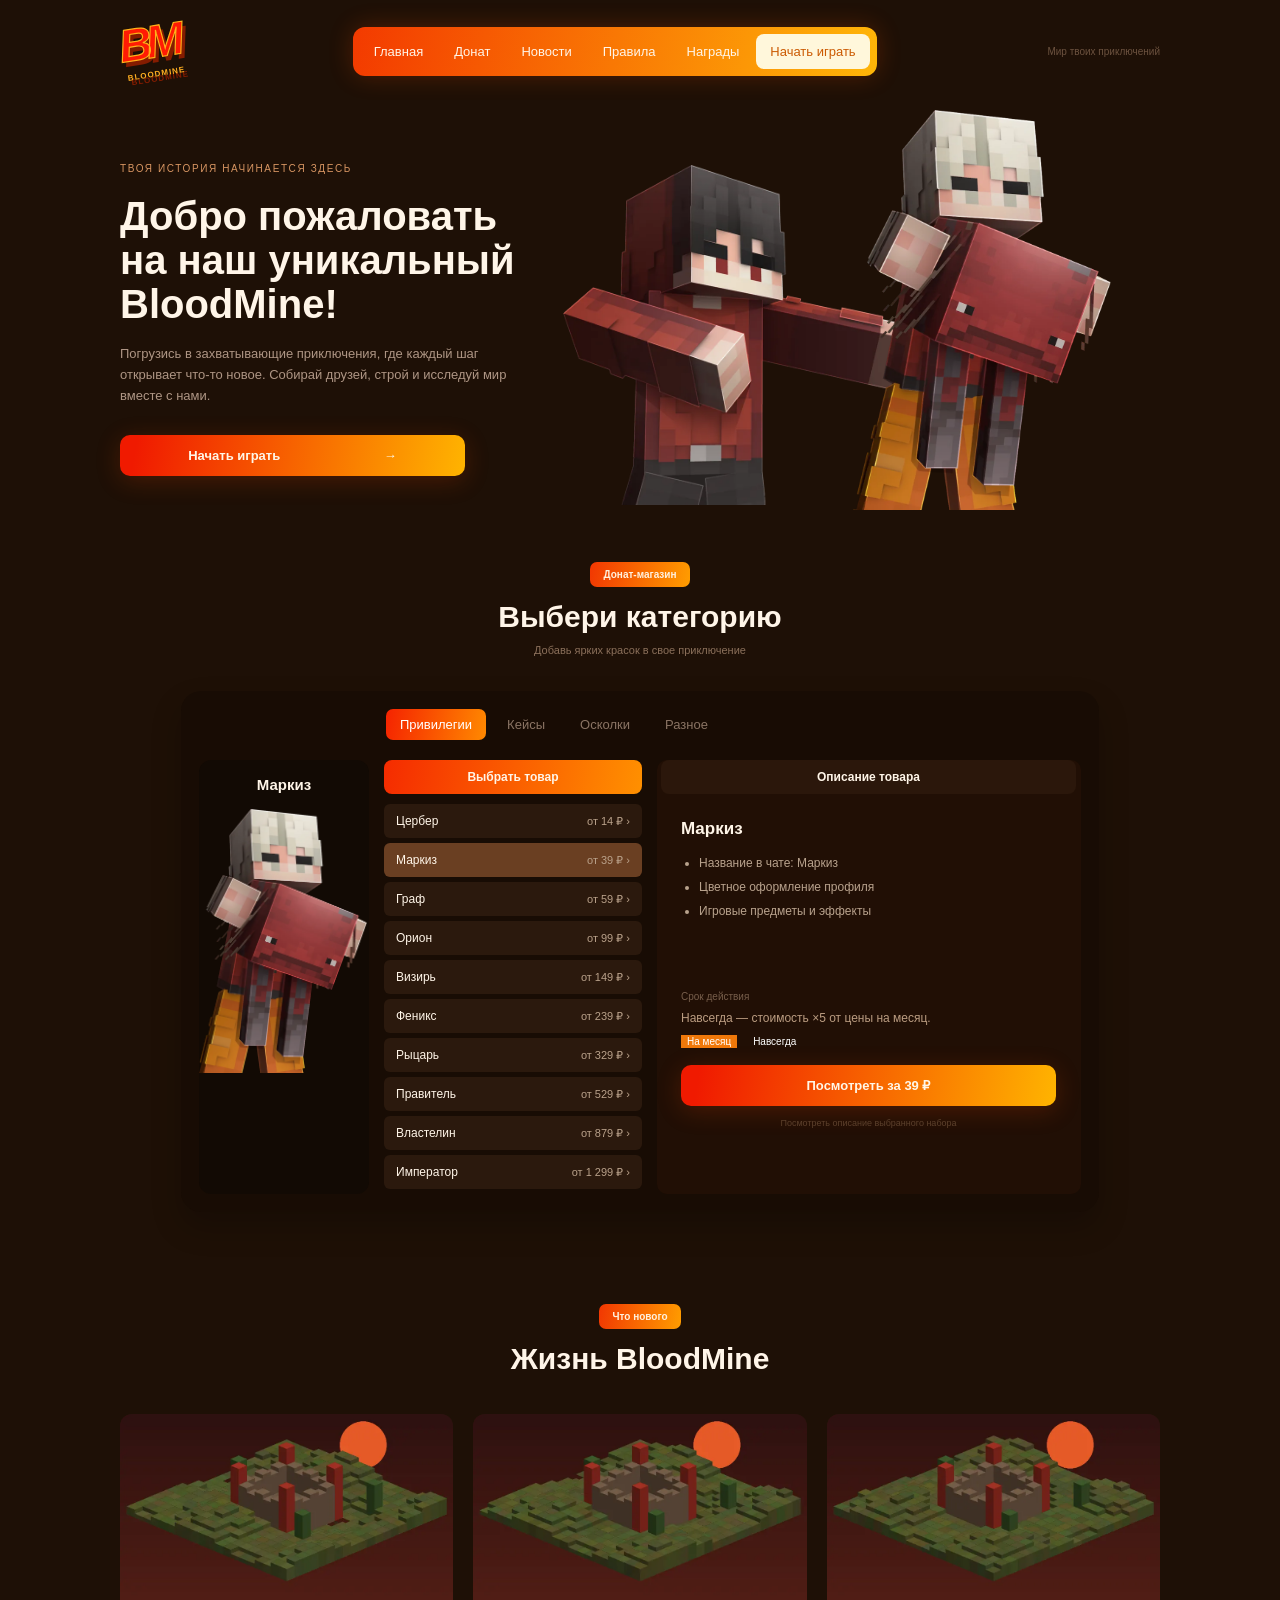
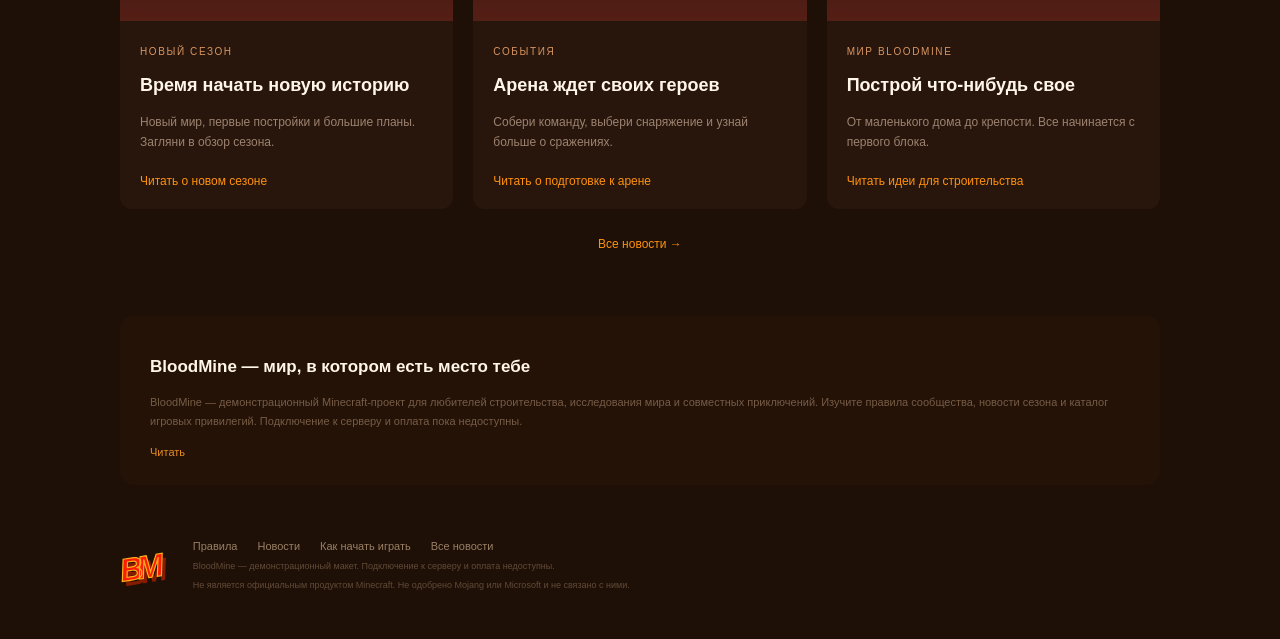
<file: index.html>
<!DOCTYPE html>

<html lang="ru">
<head>
<meta content="width=device-width, initial-scale=1" name="viewport"/><meta charset="utf-8"/>
<title>BloodMine — игровой мир Minecraft и каталог привилегий</title>
<meta content="Познакомьтесь с проектом BloodMine: игровой мир Minecraft, каталог привилегий, новости, правила и руководство для новичков." name="description"/>
<link href="assets/css/styles.css" rel="stylesheet"/>
</head>
<body>
<div class="header wrap">
<a class="logo" href="index.html">BM<span>BLOODMINE</span></a>
<div class="nav">
<a aria-current="page" href="index.html">Главная</a><a href="index.html#shop">Донат</a><a href="news.html">Новости</a><a href="rules.html">Правила</a><a href="rewards.html">Награды</a>
<a class="nav-light" href="how-to-play.html">Начать играть</a>
</div>
<div class="header-note">Мир твоих приключений</div>
</div>
<div class="hero wrap" role="main">
<div class="hero-copy"><span class="eyebrow">Твоя история начинается здесь</span><h1>Добро пожаловать<br/>на наш уникальный<br/><span>BloodMine!</span></h1>
<p>Погрузись в захватывающие приключения, где каждый шаг открывает что-то новое. Собирай друзей, строй и исследуй мир вместе с нами.</p>
<a class="orange hero-button" href="how-to-play.html">Начать играть <span>→</span></a></div>
<div class="hero-players"><img alt="Второй персонаж BloodMine" class="hero-back" decoding="async" height="786" loading="eager" src="assets/images/hero-secondary.webp" width="800"/><img alt="Персонаж BloodMine в игровой броне" class="hero-front" decoding="async" fetchpriority="high" height="1085" loading="eager" src="assets/images/player.webp" width="700"/></div>
</div>
<div class="shop-section wrap" id="shop">
<div class="section-title"><span class="pill">Донат-магазин</span><h2>Выбери категорию</h2><p>Добавь ярких красок в свое приключение</p></div>
<div class="store">
<div aria-label="Категории каталога" class="tabs" role="tablist"><button class="tab active" data-category="ranks" role="tab" type="button">Привилегии</button><button class="tab" data-category="cases" role="tab" type="button">Кейсы</button><button class="tab" data-category="shards" role="tab" type="button">Осколки</button><button class="tab" data-category="other" role="tab" type="button">Разное</button></div>
<div class="store-body"><div class="store-preview"><h4 id="preview-name">Маркиз</h4><img alt="Персонаж BloodMine в игровой броне" decoding="async" height="1085" id="preview-image" loading="lazy" src="assets/images/player.webp" width="700"/></div>
<div class="product-column"><div class="column-heading">Выбрать товар</div><div id="product-list"></div></div>
<div class="description-column"><div class="column-heading secondary">Описание товара</div><h4 id="product-name">Маркиз</h4><div id="product-description"></div><div class="term-label">Срок действия</div><p class="term-hint" id="term-hint"></p><div class="terms" id="term-group"><button class="selected" data-term="month" type="button">На месяц</button><button data-term="forever" type="button">Навсегда</button></div><button class="orange" id="choose-product">Выбрать за 39 ₽</button><p class="fineprint">Посмотреть описание выбранного набора</p></div>
</div>
</div>
</div>
<div class="wrap news-section"><div class="section-title"><span class="pill">Что нового</span><h2>Жизнь BloodMine</h2></div><div class="news-grid">
<div class="news-card"><img alt="Иллюстрация нового сезона BloodMine" decoding="async" height="521" loading="lazy" src="assets/images/season.webp" width="840"/><div class="news-copy"><span class="eyebrow">Новый сезон</span><h4>Время начать новую историю</h4><p>Новый мир, первые постройки и большие планы. Загляни в обзор сезона.</p><a href="article.html">Читать о новом сезоне</a></div></div>
<div class="news-card"><img alt="Иллюстрация игровой арены BloodMine" decoding="async" height="521" loading="lazy" src="assets/images/arena.webp" width="840"/><div class="news-copy"><span class="eyebrow">События</span><h4>Арена ждет своих героев</h4><p>Собери команду, выбери снаряжение и узнай больше о сражениях.</p><a href="arena.html">Читать о подготовке к арене</a></div></div>
<div class="news-card"><img alt="Иллюстрация мира Minecraft с постройками" decoding="async" height="521" loading="lazy" src="assets/images/world.webp" width="840"/><div class="news-copy"><span class="eyebrow">Мир BloodMine</span><h4>Построй что-нибудь свое</h4><p>От маленького дома до крепости. Все начинается с первого блока.</p><a href="build.html">Читать идеи для строительства</a></div></div>
</div><a class="text-link" href="news.html">Все новости →</a></div>
<div class="wrap about"><h4>BloodMine — мир, в котором есть место тебе</h4><p>BloodMine — демонстрационный Minecraft-проект для любителей строительства, исследования мира и совместных приключений. Изучите правила сообщества, новости сезона и каталог игровых привилегий. Подключение к серверу и оплата пока недоступны.</p><a href="rules.html">Читать</a></div>
<div class="footer wrap">
<a class="logo small-logo" href="index.html">BM</a>
<div><div class="footer-links"><a href="rules.html">Правила</a><a href="news.html">Новости</a><a href="how-to-play.html">Как начать играть</a><a href="news.html">Все новости</a></div>
<p>BloodMine — демонстрационный макет. Подключение к серверу и оплата недоступны.</p>
<p>Не является официальным продуктом Minecraft. Не одобрено Mojang или Microsoft и не связано с ними.</p></div>
</div>
<div aria-hidden="true" class="overlay" id="dialog" role="presentation"><div aria-describedby="dialog-text" aria-labelledby="dialog-title" aria-modal="true" class="modal" role="dialog" tabindex="-1"><button aria-label="Закрыть окно" class="modal-close" type="button">×</button><div class="pill">BloodMine</div><h2 id="dialog-title">Информация</h2><p id="dialog-text"></p><button class="orange">Понятно</button></div></div>
<div class="toast" id="toast"></div>
<script defer="" src="assets/js/app.js"></script></body>
</html>
</file>
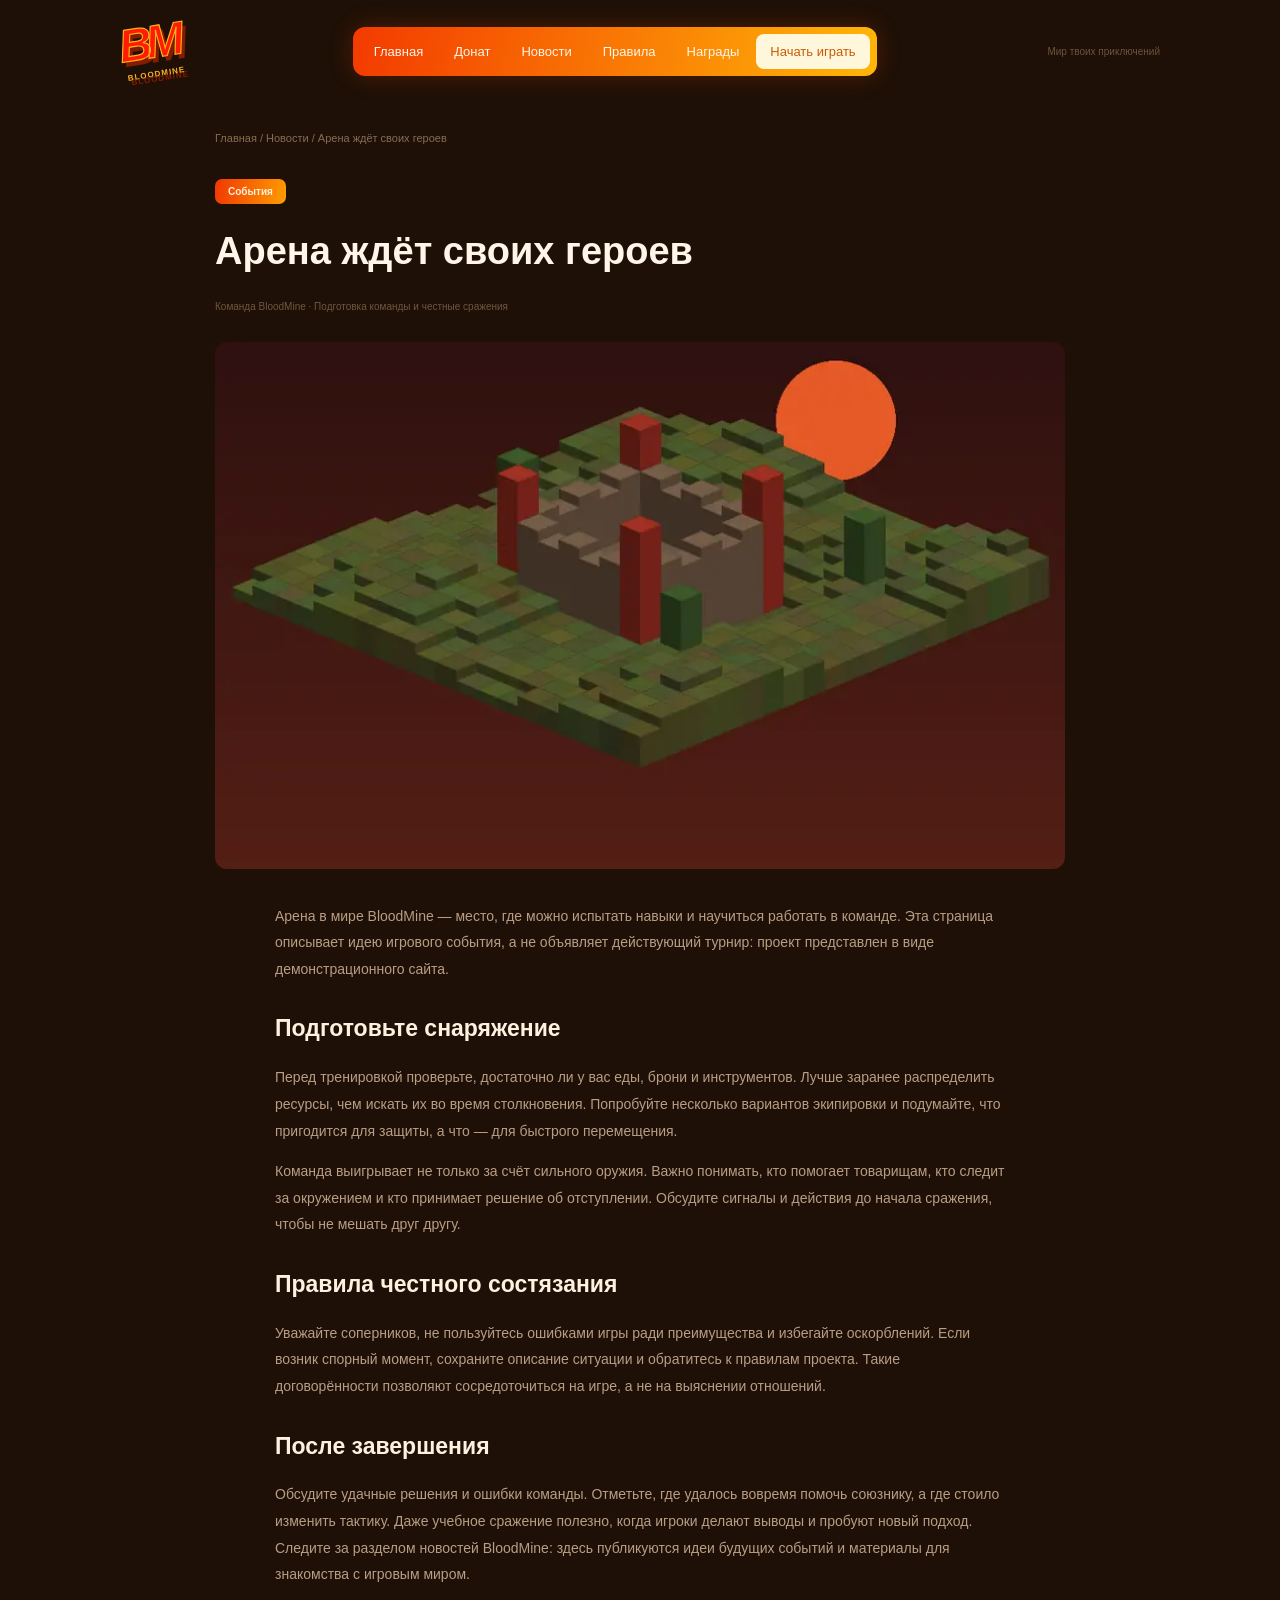
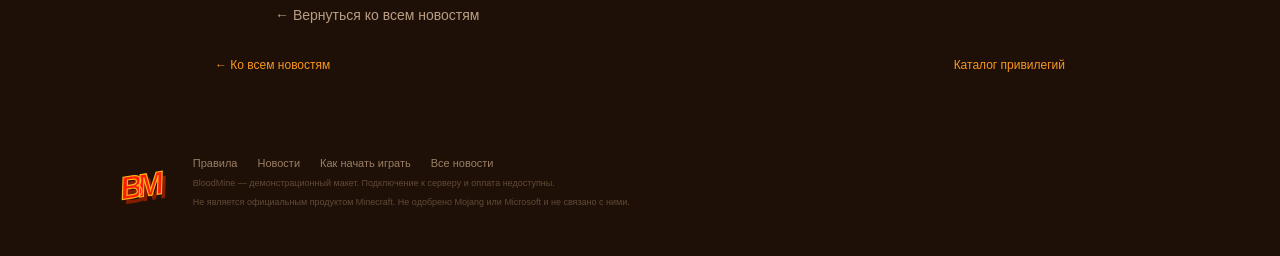
<file: arena.html>
<!DOCTYPE html>

<html lang="ru">
<head>
<meta content="width=device-width, initial-scale=1" name="viewport"/><meta charset="utf-8"/>
<title>Арена BloodMine — как подготовиться к событию</title>
<meta content="Советы по подготовке к демонстрационному событию на арене BloodMine: команда, снаряжение и честные сражения." name="description"/>
<link href="assets/css/styles.css" rel="stylesheet"/>
</head>
<body>
<div class="header wrap">
<a class="logo" href="index.html">BM<span>BLOODMINE</span></a>
<div class="nav">
<a href="index.html">Главная</a><a href="index.html#shop">Донат</a><a href="news.html">Новости</a><a href="rules.html">Правила</a><a href="rewards.html">Награды</a>
<a class="nav-light" href="how-to-play.html">Начать играть</a>
</div>
<div class="header-note">Мир твоих приключений</div>
</div>
<div class="wrap article-page" role="main"><div class="breadcrumbs"><a href="index.html">Главная</a> / <a href="news.html">Новости</a> / Арена ждёт своих героев</div><span class="pill">События</span><h1>Арена ждёт своих героев</h1><p class="article-meta">Команда BloodMine · Подготовка команды и честные сражения</p><img alt="Подготовка команды и честные сражения" class="article-cover" decoding="async" height="521" loading="lazy" src="assets/images/arena.webp" width="840"/><div class="article-body"><p>Арена в мире BloodMine — место, где можно испытать навыки и научиться работать в команде. Эта страница описывает идею игрового события, а не объявляет действующий турнир: проект представлен в виде демонстрационного сайта.</p>
<h2>Подготовьте снаряжение</h2><p>Перед тренировкой проверьте, достаточно ли у вас еды, брони и инструментов. Лучше заранее распределить ресурсы, чем искать их во время столкновения. Попробуйте несколько вариантов экипировки и подумайте, что пригодится для защиты, а что — для быстрого перемещения.</p>
<p>Команда выигрывает не только за счёт сильного оружия. Важно понимать, кто помогает товарищам, кто следит за окружением и кто принимает решение об отступлении. Обсудите сигналы и действия до начала сражения, чтобы не мешать друг другу.</p>
<h2>Правила честного состязания</h2><p>Уважайте соперников, не пользуйтесь ошибками игры ради преимущества и избегайте оскорблений. Если возник спорный момент, сохраните описание ситуации и обратитесь к правилам проекта. Такие договорённости позволяют сосредоточиться на игре, а не на выяснении отношений.</p>
<h2>После завершения</h2><p>Обсудите удачные решения и ошибки команды. Отметьте, где удалось вовремя помочь союзнику, а где стоило изменить тактику. Даже учебное сражение полезно, когда игроки делают выводы и пробуют новый подход. Следите за разделом новостей BloodMine: здесь публикуются идеи будущих событий и материалы для знакомства с игровым миром.</p><a href="news.html">← Вернуться ко всем новостям</a></div><div class="article-bottom"><a href="news.html">← Ко всем новостям</a><a href="index.html#shop">Каталог привилегий</a></div></div>
<div class="footer wrap">
<a class="logo small-logo" href="index.html">BM</a>
<div><div class="footer-links"><a href="rules.html">Правила</a><a href="news.html">Новости</a><a href="how-to-play.html">Как начать играть</a><a href="news.html">Все новости</a></div>
<p>BloodMine — демонстрационный макет. Подключение к серверу и оплата недоступны.</p>
<p>Не является официальным продуктом Minecraft. Не одобрено Mojang или Microsoft и не связано с ними.</p></div>
</div>
<div aria-hidden="true" class="overlay" id="dialog" role="presentation"><div aria-describedby="dialog-text" aria-labelledby="dialog-title" aria-modal="true" class="modal" role="dialog" tabindex="-1"><button aria-label="Закрыть окно" class="modal-close" type="button">×</button><div class="pill">BloodMine</div><h2 id="dialog-title">Информация</h2><p id="dialog-text"></p><button class="orange">Понятно</button></div></div>
<div class="toast" id="toast"></div>
</body>
</html>
</file>
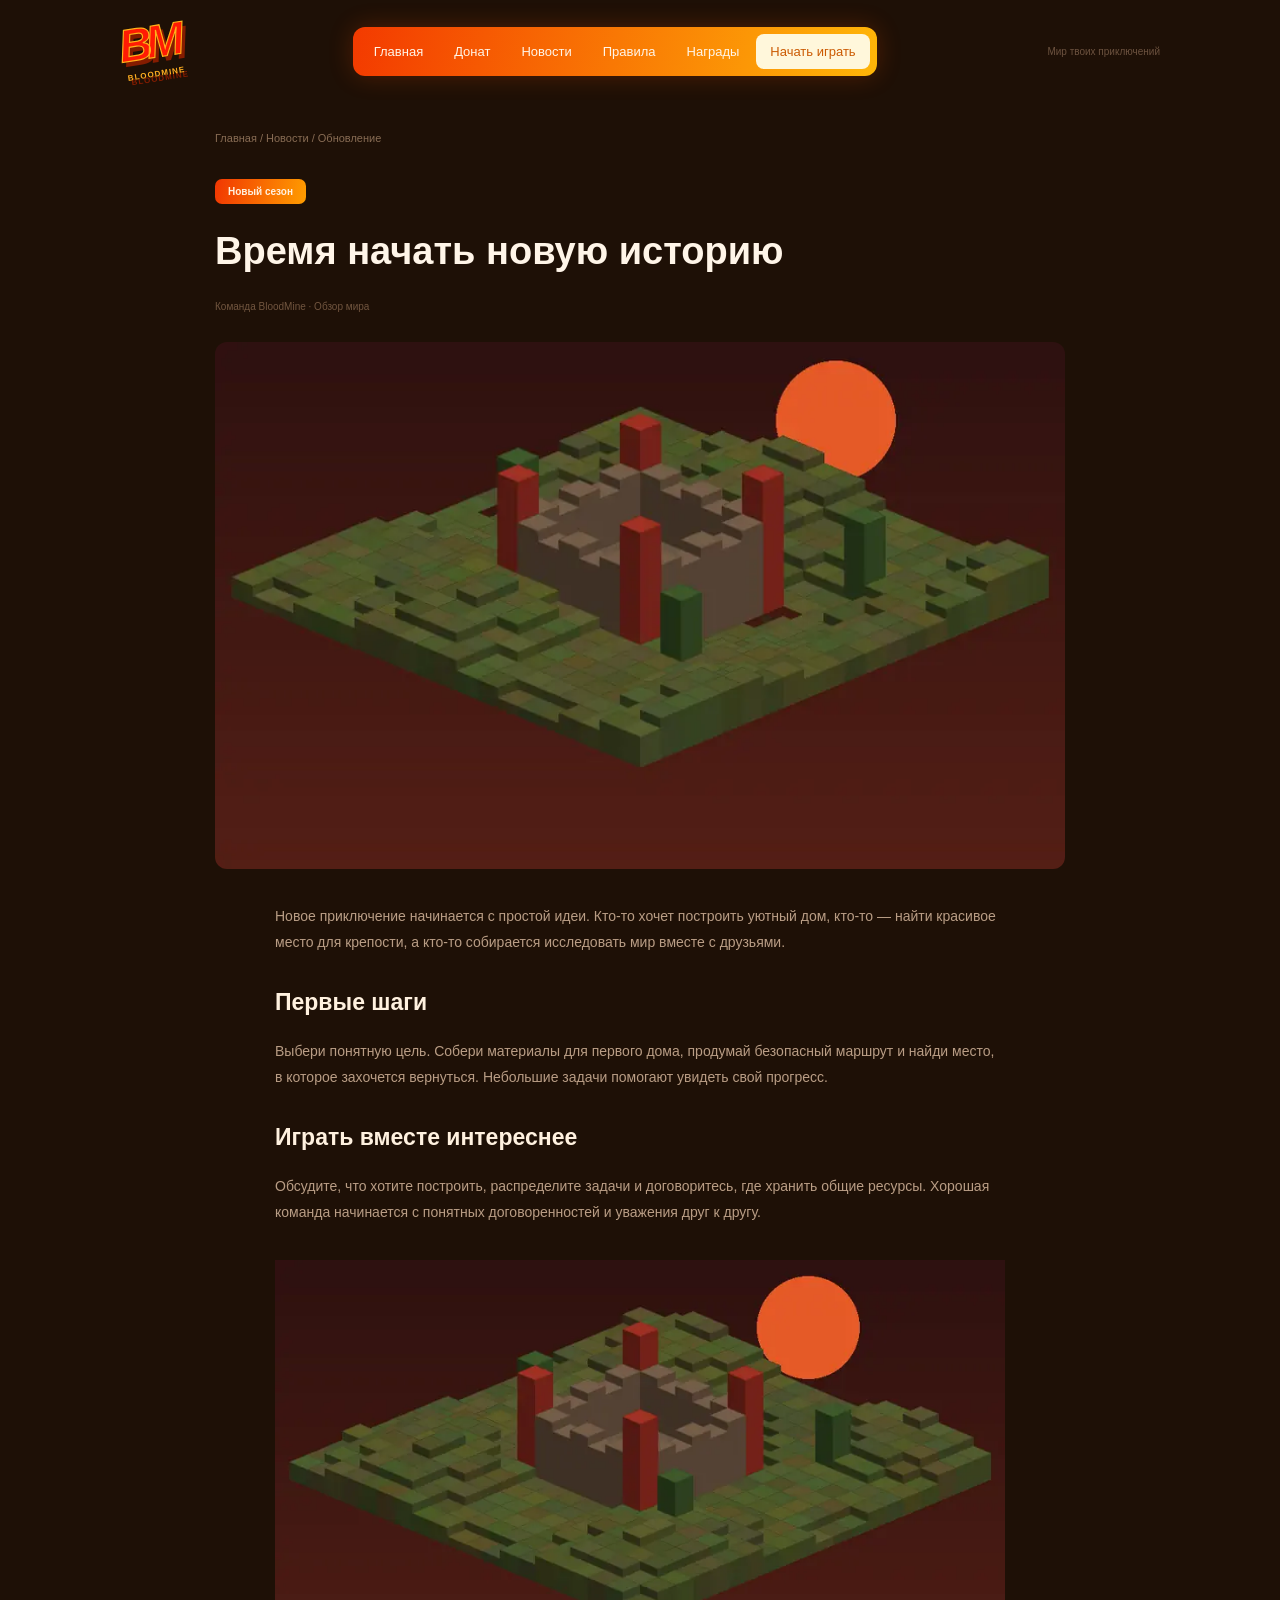
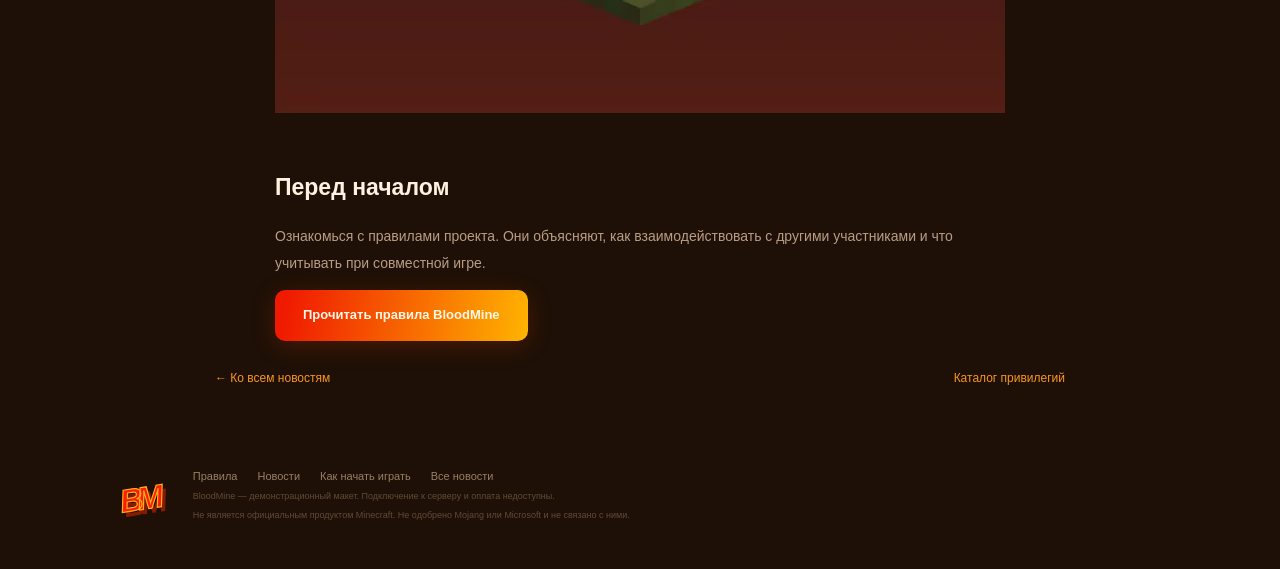
<file: article.html>
<!DOCTYPE html>

<html lang="ru">
<head>
<meta content="width=device-width, initial-scale=1" name="viewport"/><meta charset="utf-8"/>
<title>Новый сезон BloodMine — идеи для первого приключения</title>
<meta content="Обзор нового сезона BloodMine: первый дом, исследование игрового мира, совместная игра и правила сообщества." name="description"/>
<link href="assets/css/styles.css" rel="stylesheet"/>
</head>
<body>
<div class="header wrap">
<a class="logo" href="index.html">BM<span>BLOODMINE</span></a>
<div class="nav">
<a href="index.html">Главная</a><a href="index.html#shop">Донат</a><a href="news.html">Новости</a><a href="rules.html">Правила</a><a href="rewards.html">Награды</a>
<a class="nav-light" href="how-to-play.html">Начать играть</a>
</div>
<div class="header-note">Мир твоих приключений</div>
</div>
<div class="wrap article-page" role="main"><div class="breadcrumbs"><a href="index.html">Главная</a> / <a href="news.html">Новости</a> / Обновление</div><span class="pill">Новый сезон</span><h1>Время начать новую историю</h1><p class="article-meta">Команда BloodMine · Обзор мира</p><img alt="Иллюстрация нового сезона BloodMine" class="article-cover" decoding="async" height="521" loading="lazy" src="assets/images/season.webp" width="840"/><div class="article-body"><p>Новое приключение начинается с простой идеи. Кто-то хочет построить уютный дом, кто-то — найти красивое место для крепости, а кто-то собирается исследовать мир вместе с друзьями.</p><h2>Первые шаги</h2><p>Выбери понятную цель. Собери материалы для первого дома, продумай безопасный маршрут и найди место, в которое захочется вернуться. Небольшие задачи помогают увидеть свой прогресс.</p><h2>Играть вместе интереснее</h2><p>Обсудите, что хотите построить, распределите задачи и договоритесь, где хранить общие ресурсы. Хорошая команда начинается с понятных договоренностей и уважения друг к другу.</p><img alt="Иллюстрация мира Minecraft с постройками" decoding="async" height="521" loading="lazy" src="assets/images/world.webp" width="840"/><h2>Перед началом</h2><p>Ознакомься с правилами проекта. Они объясняют, как взаимодействовать с другими участниками и что учитывать при совместной игре.</p><a class="orange" href="rules.html">Прочитать правила BloodMine</a></div><div class="article-bottom"><a href="news.html">← Ко всем новостям</a><a href="index.html#shop">Каталог привилегий</a></div></div>
<div class="footer wrap">
<a class="logo small-logo" href="index.html">BM</a>
<div><div class="footer-links"><a href="rules.html">Правила</a><a href="news.html">Новости</a><a href="how-to-play.html">Как начать играть</a><a href="news.html">Все новости</a></div>
<p>BloodMine — демонстрационный макет. Подключение к серверу и оплата недоступны.</p>
<p>Не является официальным продуктом Minecraft. Не одобрено Mojang или Microsoft и не связано с ними.</p></div>
</div>
<div aria-hidden="true" class="overlay" id="dialog" role="presentation"><div aria-describedby="dialog-text" aria-labelledby="dialog-title" aria-modal="true" class="modal" role="dialog" tabindex="-1"><button aria-label="Закрыть окно" class="modal-close" type="button">×</button><div class="pill">BloodMine</div><h2 id="dialog-title">Информация</h2><p id="dialog-text"></p><button class="orange">Понятно</button></div></div>
<div class="toast" id="toast"></div>
</body>
</html>
</file>
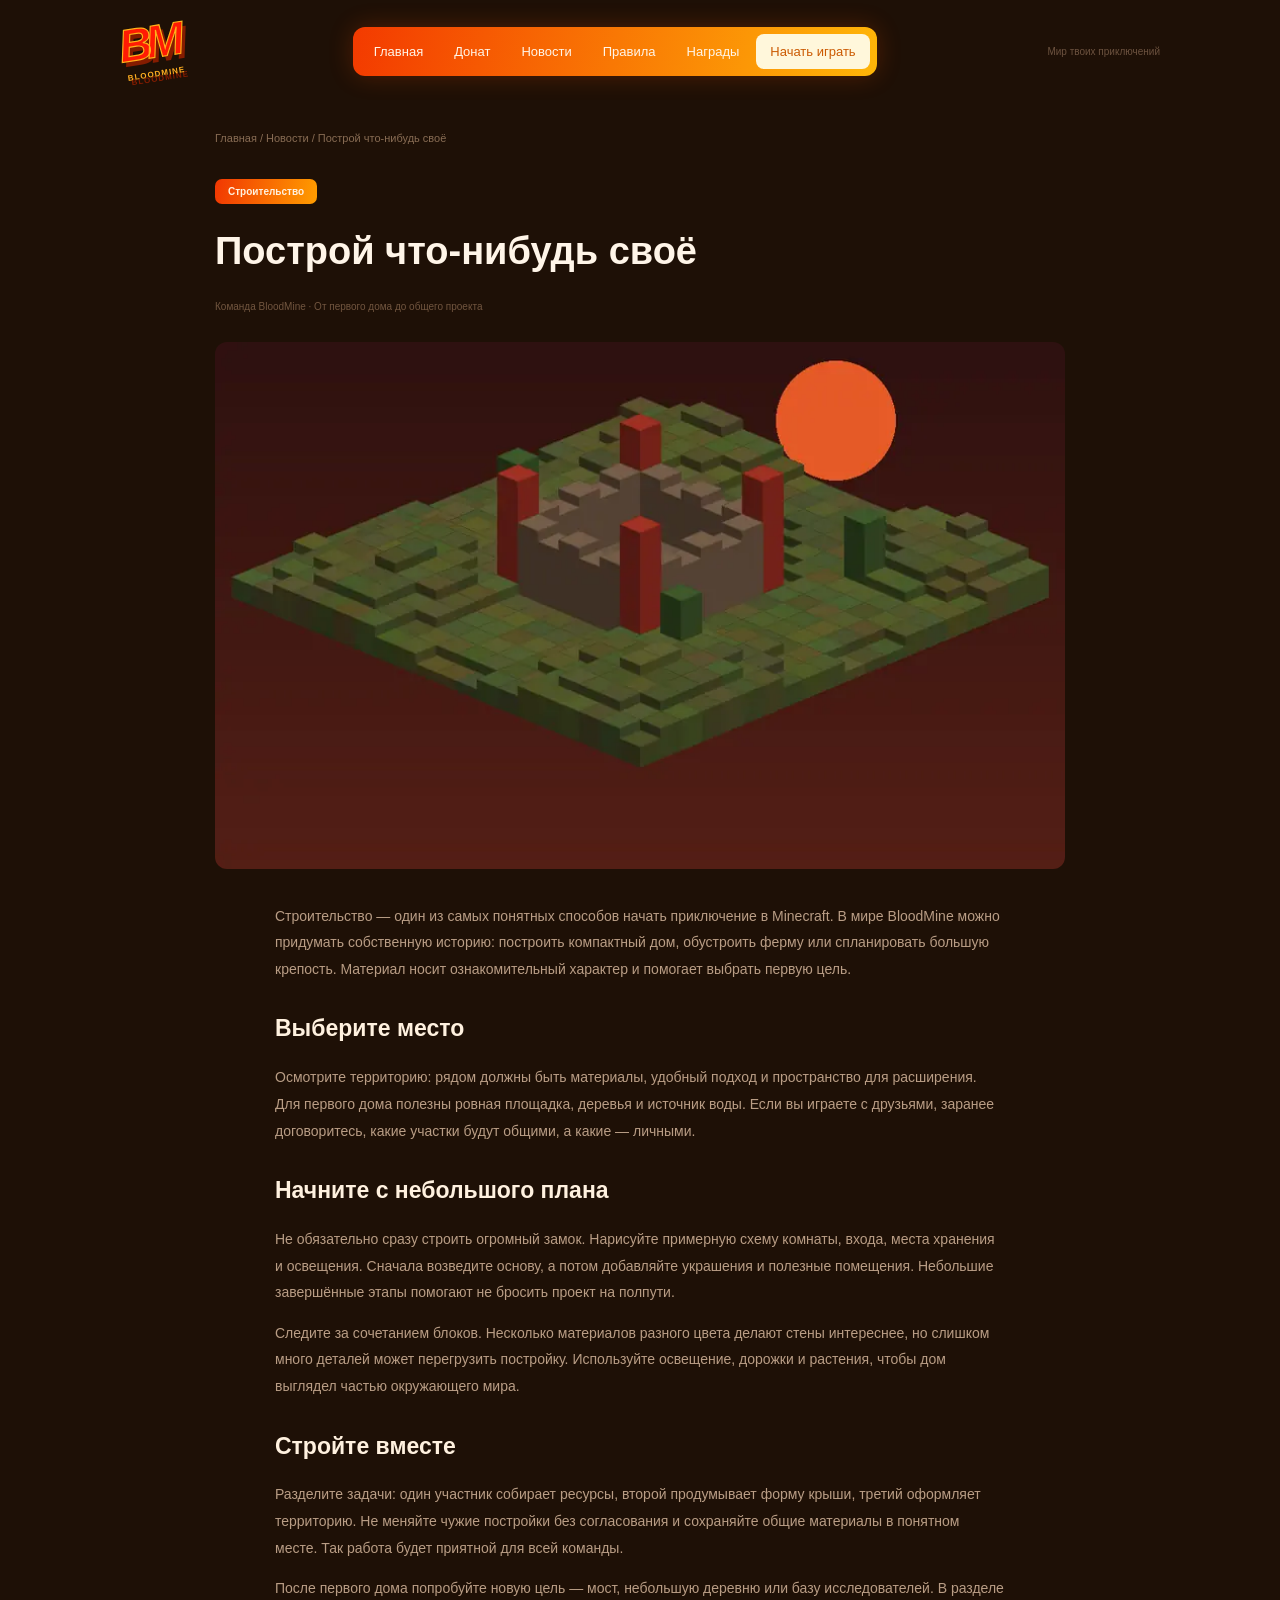
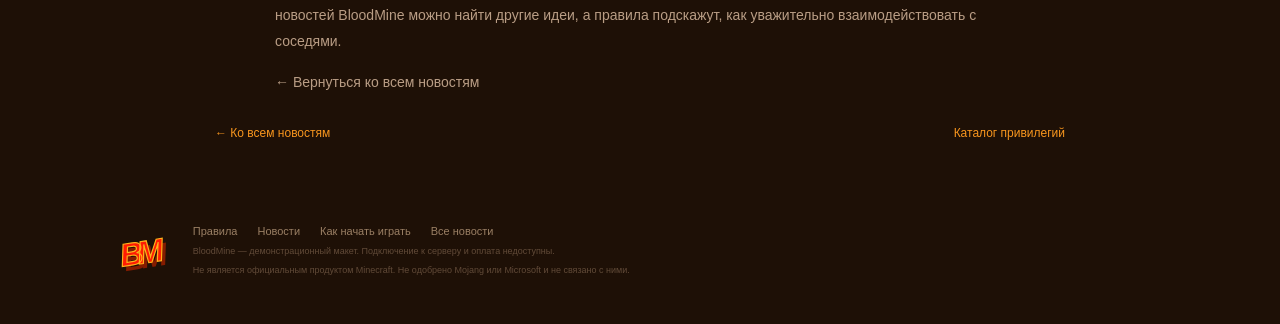
<file: build.html>
<!DOCTYPE html>

<html lang="ru">
<head>
<meta content="width=device-width, initial-scale=1" name="viewport"/><meta charset="utf-8"/>
<title>Строительство в BloodMine — идеи первых построек</title>
<meta content="Идеи строительства в Minecraft-мире BloodMine: выбор места, планирование дома, материалы и совместные проекты." name="description"/>
<link href="assets/css/styles.css" rel="stylesheet"/>
</head>
<body>
<div class="header wrap">
<a class="logo" href="index.html">BM<span>BLOODMINE</span></a>
<div class="nav">
<a href="index.html">Главная</a><a href="index.html#shop">Донат</a><a href="news.html">Новости</a><a href="rules.html">Правила</a><a href="rewards.html">Награды</a>
<a class="nav-light" href="how-to-play.html">Начать играть</a>
</div>
<div class="header-note">Мир твоих приключений</div>
</div>
<div class="wrap article-page" role="main"><div class="breadcrumbs"><a href="index.html">Главная</a> / <a href="news.html">Новости</a> / Построй что-нибудь своё</div><span class="pill">Строительство</span><h1>Построй что-нибудь своё</h1><p class="article-meta">Команда BloodMine · От первого дома до общего проекта</p><img alt="От первого дома до общего проекта" class="article-cover" decoding="async" height="521" loading="lazy" src="assets/images/world.webp" width="840"/><div class="article-body"><p>Строительство — один из самых понятных способов начать приключение в Minecraft. В мире BloodMine можно придумать собственную историю: построить компактный дом, обустроить ферму или спланировать большую крепость. Материал носит ознакомительный характер и помогает выбрать первую цель.</p>
<h2>Выберите место</h2><p>Осмотрите территорию: рядом должны быть материалы, удобный подход и пространство для расширения. Для первого дома полезны ровная площадка, деревья и источник воды. Если вы играете с друзьями, заранее договоритесь, какие участки будут общими, а какие — личными.</p>
<h2>Начните с небольшого плана</h2><p>Не обязательно сразу строить огромный замок. Нарисуйте примерную схему комнаты, входа, места хранения и освещения. Сначала возведите основу, а потом добавляйте украшения и полезные помещения. Небольшие завершённые этапы помогают не бросить проект на полпути.</p>
<p>Следите за сочетанием блоков. Несколько материалов разного цвета делают стены интереснее, но слишком много деталей может перегрузить постройку. Используйте освещение, дорожки и растения, чтобы дом выглядел частью окружающего мира.</p>
<h2>Стройте вместе</h2><p>Разделите задачи: один участник собирает ресурсы, второй продумывает форму крыши, третий оформляет территорию. Не меняйте чужие постройки без согласования и сохраняйте общие материалы в понятном месте. Так работа будет приятной для всей команды.</p>
<p>После первого дома попробуйте новую цель — мост, небольшую деревню или базу исследователей. В разделе новостей BloodMine можно найти другие идеи, а правила подскажут, как уважительно взаимодействовать с соседями.</p><a href="news.html">← Вернуться ко всем новостям</a></div><div class="article-bottom"><a href="news.html">← Ко всем новостям</a><a href="index.html#shop">Каталог привилегий</a></div></div>
<div class="footer wrap">
<a class="logo small-logo" href="index.html">BM</a>
<div><div class="footer-links"><a href="rules.html">Правила</a><a href="news.html">Новости</a><a href="how-to-play.html">Как начать играть</a><a href="news.html">Все новости</a></div>
<p>BloodMine — демонстрационный макет. Подключение к серверу и оплата недоступны.</p>
<p>Не является официальным продуктом Minecraft. Не одобрено Mojang или Microsoft и не связано с ними.</p></div>
</div>
<div aria-hidden="true" class="overlay" id="dialog" role="presentation"><div aria-describedby="dialog-text" aria-labelledby="dialog-title" aria-modal="true" class="modal" role="dialog" tabindex="-1"><button aria-label="Закрыть окно" class="modal-close" type="button">×</button><div class="pill">BloodMine</div><h2 id="dialog-title">Информация</h2><p id="dialog-text"></p><button class="orange">Понятно</button></div></div>
<div class="toast" id="toast"></div>
</body>
</html>
</file>
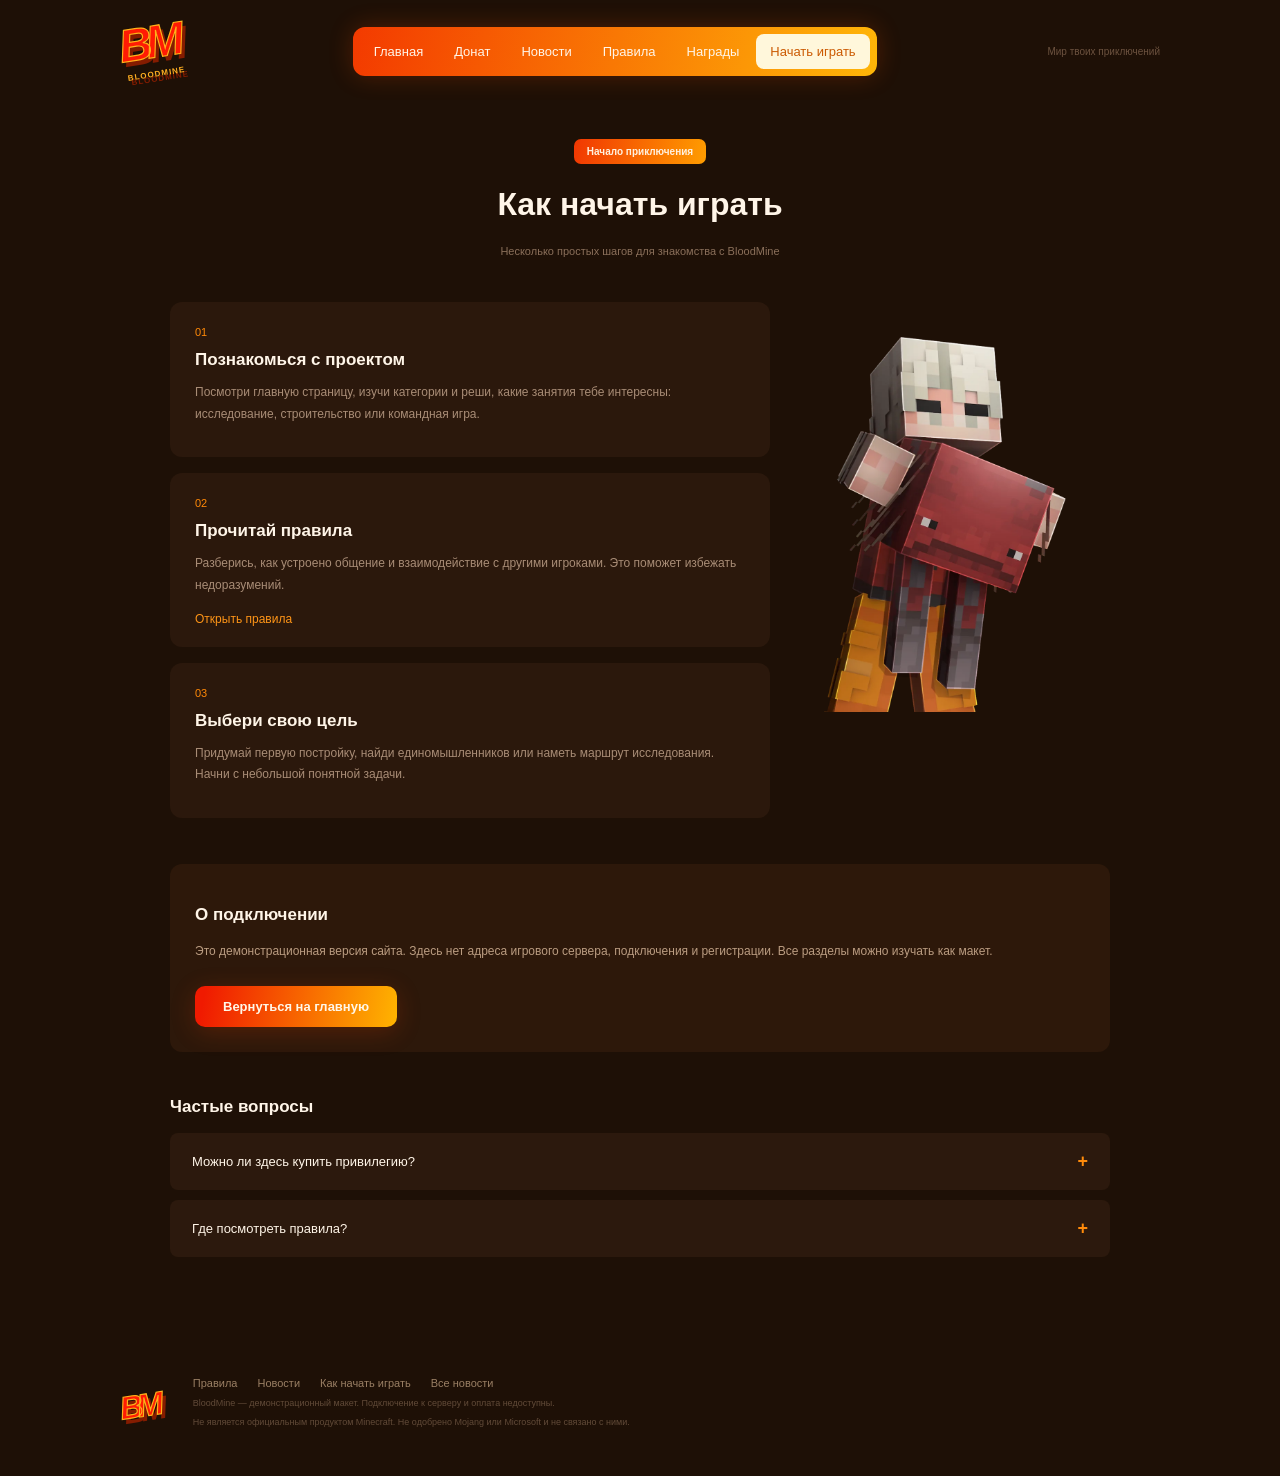
<file: how-to-play.html>
<!DOCTYPE html>

<html lang="ru">
<head>
<meta content="width=device-width, initial-scale=1" name="viewport"/><meta charset="utf-8"/>
<title>Как начать играть в BloodMine — руководство новичка</title>
<meta content="Пошаговое руководство по знакомству с BloodMine: изучение проекта, правила и первая цель в Minecraft." name="description"/>
<link href="assets/css/styles.css" rel="stylesheet"/>
</head>
<body>
<div class="header wrap">
<a class="logo" href="index.html">BM<span>BLOODMINE</span></a>
<div class="nav">
<a href="index.html">Главная</a><a href="index.html#shop">Донат</a><a href="news.html">Новости</a><a href="rules.html">Правила</a><a href="rewards.html">Награды</a>
<a aria-current="page" class="nav-light" href="how-to-play.html">Начать играть</a>
</div>
<div class="header-note">Мир твоих приключений</div>
</div>
<div class="wrap inner-page" role="main"><div class="section-title"><span class="pill">Начало приключения</span><h1>Как начать играть</h1><p>Несколько простых шагов для знакомства с BloodMine</p></div>
<div class="guide-layout"><div class="guide-steps"><div class="guide-step"><span>01</span><h4>Познакомься с проектом</h4><p>Посмотри главную страницу, изучи категории и реши, какие занятия тебе интересны: исследование, строительство или командная игра.</p></div><div class="guide-step"><span>02</span><h4>Прочитай правила</h4><p>Разберись, как устроено общение и взаимодействие с другими игроками. Это поможет избежать недоразумений.</p><a href="rules.html">Открыть правила</a></div><div class="guide-step"><span>03</span><h4>Выбери свою цель</h4><p>Придумай первую постройку, найди единомышленников или наметь маршрут исследования. Начни с небольшой понятной задачи.</p></div></div><img alt="Персонаж BloodMine в игровой броне" class="guide-player" decoding="async" height="1085" loading="lazy" src="assets/images/player.webp" width="700"/></div>
<div class="guide-note"><h4>О подключении</h4><p>Это демонстрационная версия сайта. Здесь нет адреса игрового сервера, подключения и регистрации. Все разделы можно изучать как макет.</p><a class="orange" href="index.html">Вернуться на главную</a></div>
<div class="faq"><h4>Частые вопросы</h4><div class="rule"><button class="rule-heading" type="button">Можно ли здесь купить привилегию?<b>+</b></button><div class="rule-content">Нет. Каталог показывает пример выбора товара. Платежи и выдача игровых предметов не подключены.</div></div><div class="rule"><button class="rule-heading" type="button">Где посмотреть правила?<b>+</b></button><div class="rule-content">Открой раздел «Правила» в верхнем меню. Каждый пункт можно раскрыть отдельно.</div></div></div></div>
<div class="footer wrap">
<a class="logo small-logo" href="index.html">BM</a>
<div><div class="footer-links"><a href="rules.html">Правила</a><a href="news.html">Новости</a><a href="how-to-play.html">Как начать играть</a><a href="news.html">Все новости</a></div>
<p>BloodMine — демонстрационный макет. Подключение к серверу и оплата недоступны.</p>
<p>Не является официальным продуктом Minecraft. Не одобрено Mojang или Microsoft и не связано с ними.</p></div>
</div>
<div aria-hidden="true" class="overlay" id="dialog" role="presentation"><div aria-describedby="dialog-text" aria-labelledby="dialog-title" aria-modal="true" class="modal" role="dialog" tabindex="-1"><button aria-label="Закрыть окно" class="modal-close" type="button">×</button><div class="pill">BloodMine</div><h2 id="dialog-title">Информация</h2><p id="dialog-text"></p><button class="orange">Понятно</button></div></div>
<div class="toast" id="toast"></div>
<script defer="" src="assets/js/app.js"></script></body>
</html>
</file>
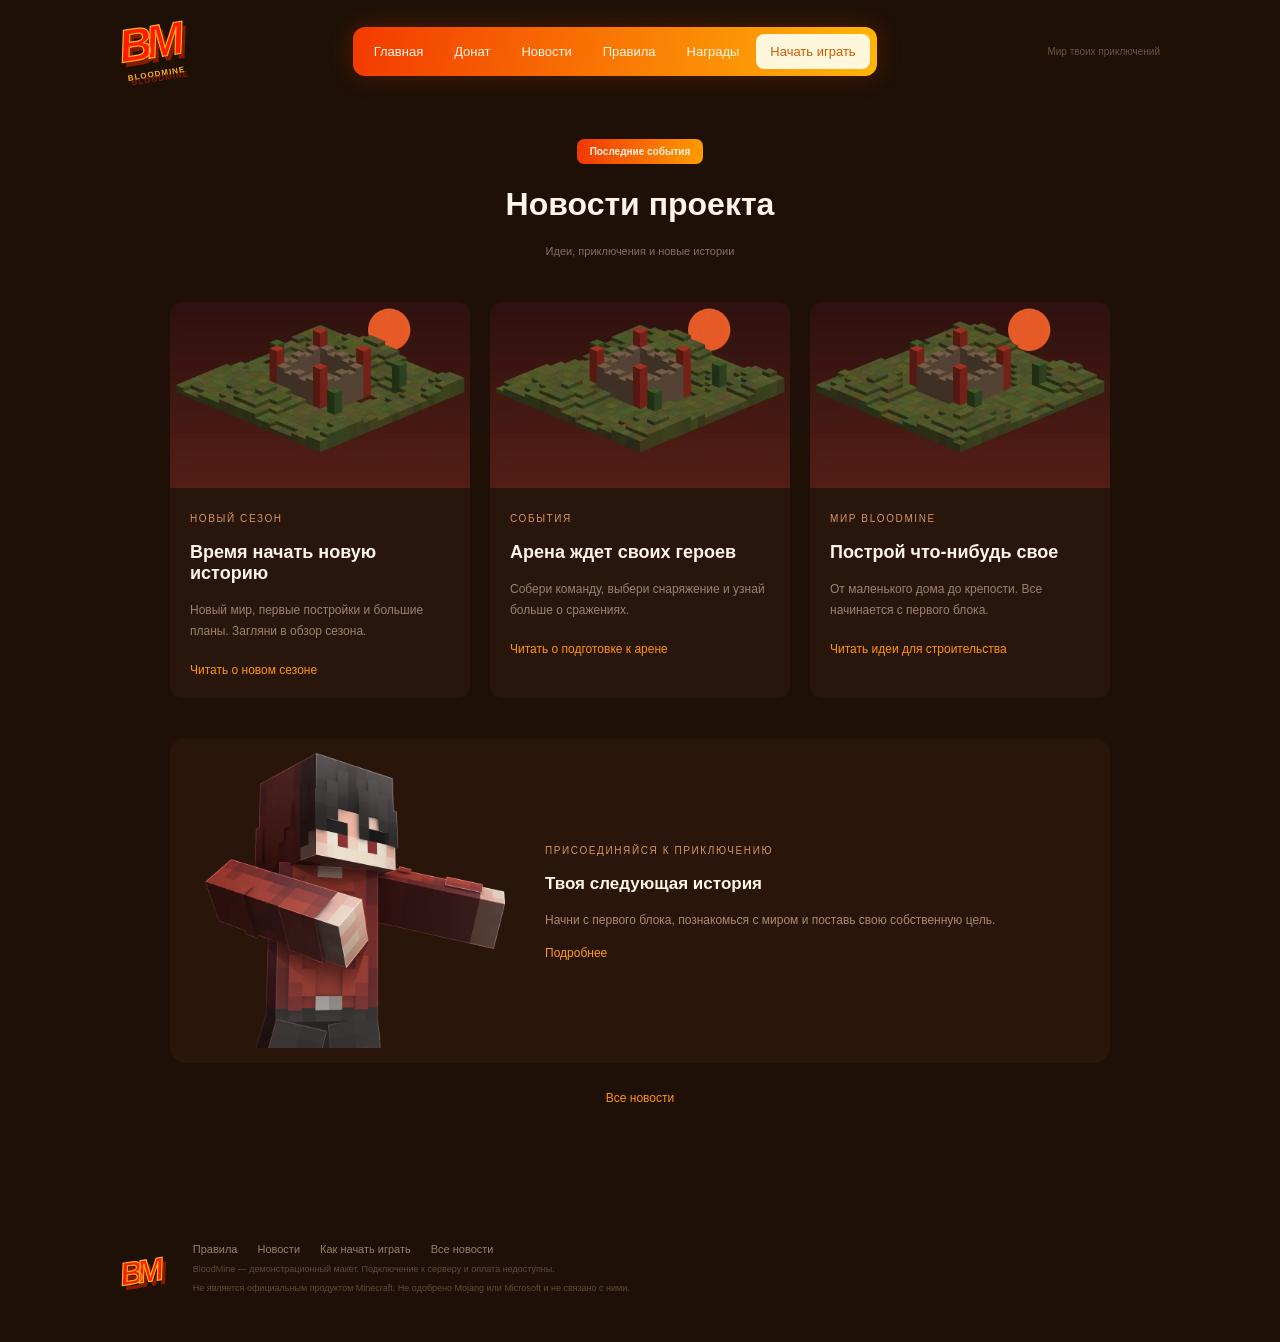
<file: news.html>
<!DOCTYPE html>

<html lang="ru">
<head>
<meta content="width=device-width, initial-scale=1" name="viewport"/><meta charset="utf-8"/>
<title>Новости BloodMine — события, сезон и строительство</title>
<meta content="Читайте новости демонстрационного Minecraft-проекта BloodMine: новый сезон, события арены и идеи строительства." name="description"/>
<link href="assets/css/styles.css" rel="stylesheet"/>
</head>
<body>
<div class="header wrap">
<a class="logo" href="index.html">BM<span>BLOODMINE</span></a>
<div class="nav">
<a href="index.html">Главная</a><a href="index.html#shop">Донат</a><a aria-current="page" href="news.html">Новости</a><a href="rules.html">Правила</a><a href="rewards.html">Награды</a>
<a class="nav-light" href="how-to-play.html">Начать играть</a>
</div>
<div class="header-note">Мир твоих приключений</div>
</div>
<div class="wrap inner-page" role="main"><div class="section-title"><span class="pill">Последние события</span><h1>Новости проекта</h1><p>Идеи, приключения и новые истории</p></div><div class="news-grid">
<div class="news-card"><img alt="Иллюстрация нового сезона BloodMine" decoding="async" height="521" loading="lazy" src="assets/images/season.webp" width="840"/><div class="news-copy"><span class="eyebrow">Новый сезон</span><h4>Время начать новую историю</h4><p>Новый мир, первые постройки и большие планы. Загляни в обзор сезона.</p><a href="article.html">Читать о новом сезоне</a></div></div>
<div class="news-card"><img alt="Иллюстрация игровой арены BloodMine" decoding="async" height="521" loading="lazy" src="assets/images/arena.webp" width="840"/><div class="news-copy"><span class="eyebrow">События</span><h4>Арена ждет своих героев</h4><p>Собери команду, выбери снаряжение и узнай больше о сражениях.</p><a href="arena.html">Читать о подготовке к арене</a></div></div>
<div class="news-card"><img alt="Иллюстрация мира Minecraft с постройками" decoding="async" height="521" loading="lazy" src="assets/images/world.webp" width="840"/><div class="news-copy"><span class="eyebrow">Мир BloodMine</span><h4>Построй что-нибудь свое</h4><p>От маленького дома до крепости. Все начинается с первого блока.</p><a href="build.html">Читать идеи для строительства</a></div></div>
</div><div class="news-wide"><img alt="Второй персонаж BloodMine" decoding="async" height="786" loading="lazy" src="assets/images/hero-secondary.webp" width="800"/><div><span class="eyebrow">Присоединяйся к приключению</span><h4>Твоя следующая история</h4><p>Начни с первого блока, познакомься с миром и поставь свою собственную цель.</p><a href="how-to-play.html">Подробнее</a></div></div><a class="text-link" href="news.html">Все новости</a></div>
<div class="footer wrap">
<a class="logo small-logo" href="index.html">BM</a>
<div><div class="footer-links"><a href="rules.html">Правила</a><a href="news.html">Новости</a><a href="how-to-play.html">Как начать играть</a><a href="news.html">Все новости</a></div>
<p>BloodMine — демонстрационный макет. Подключение к серверу и оплата недоступны.</p>
<p>Не является официальным продуктом Minecraft. Не одобрено Mojang или Microsoft и не связано с ними.</p></div>
</div>
<div aria-hidden="true" class="overlay" id="dialog" role="presentation"><div aria-describedby="dialog-text" aria-labelledby="dialog-title" aria-modal="true" class="modal" role="dialog" tabindex="-1"><button aria-label="Закрыть окно" class="modal-close" type="button">×</button><div class="pill">BloodMine</div><h2 id="dialog-title">Информация</h2><p id="dialog-text"></p><button class="orange">Понятно</button></div></div>
<div class="toast" id="toast"></div>
</body>
</html>
</file>
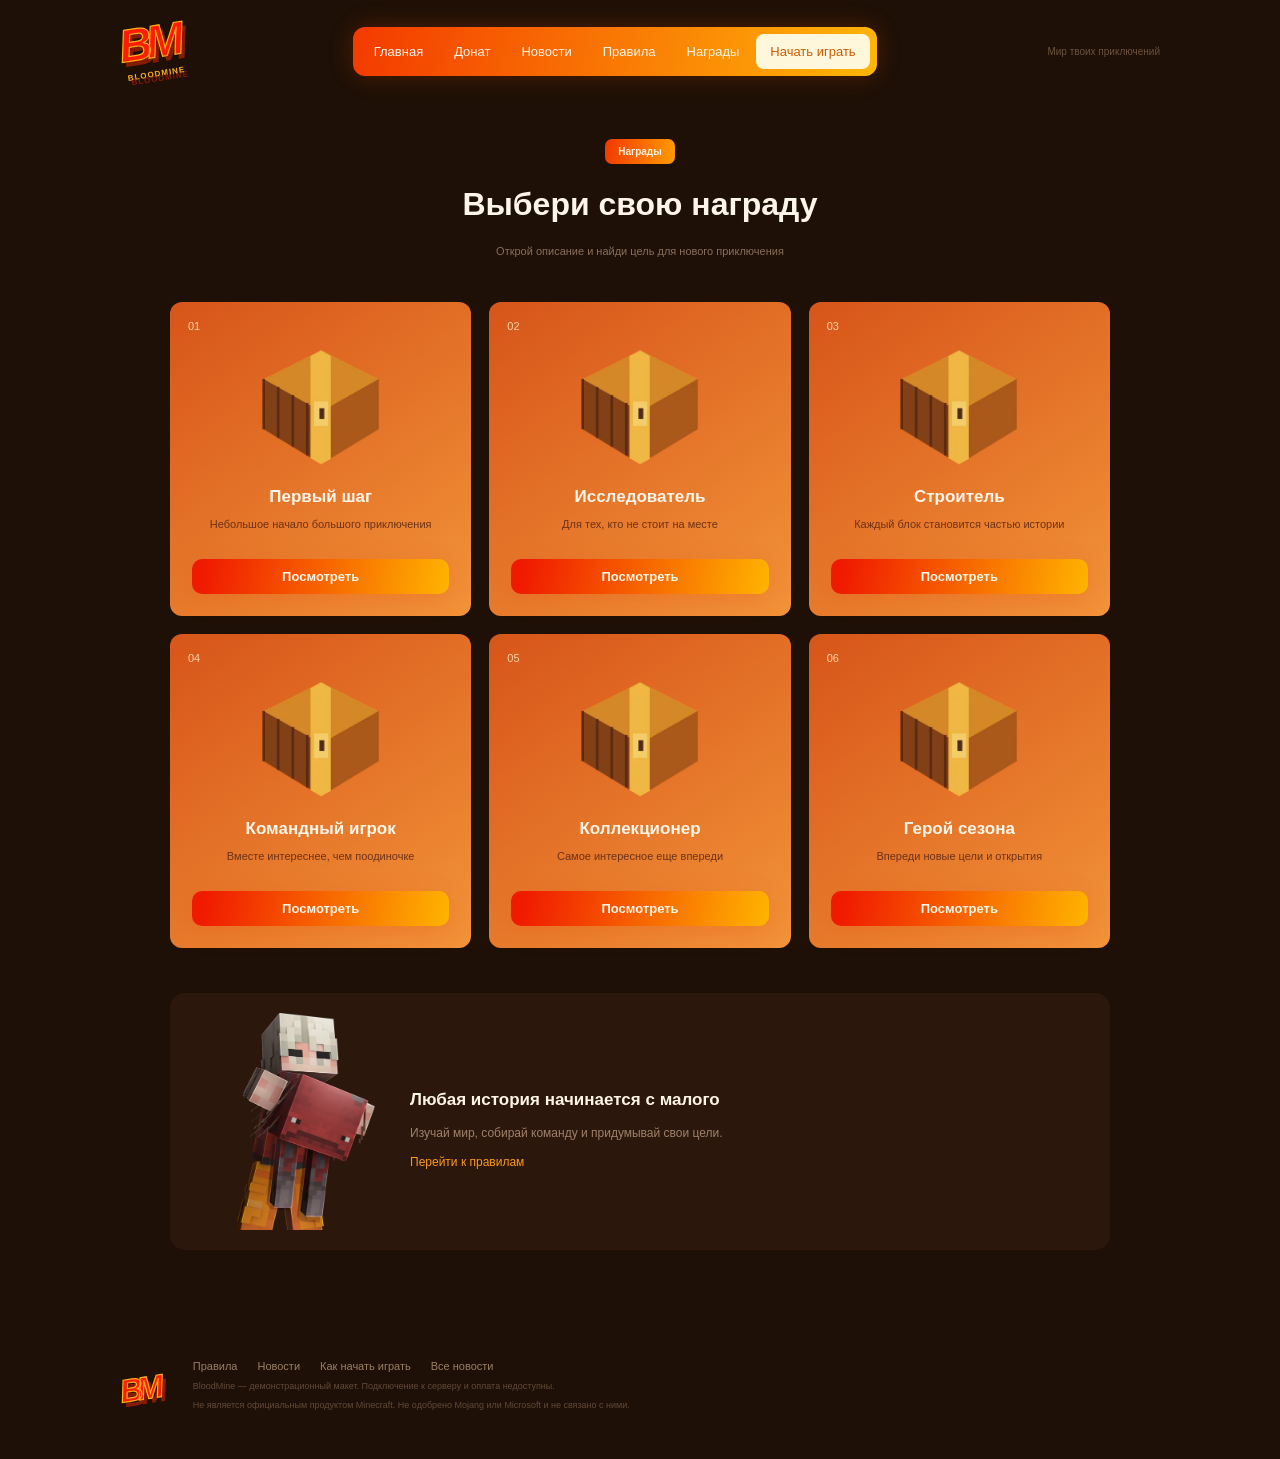
<file: rewards.html>
<!DOCTYPE html>

<html lang="ru">
<head>
<meta content="width=device-width, initial-scale=1" name="viewport"/><meta charset="utf-8"/>
<title>Награды BloodMine — коллекции и цели для игроков</title>
<meta content="Посмотрите демонстрационные награды BloodMine: первые шаги, исследования, строительство и командные достижения." name="description"/>
<link href="assets/css/styles.css" rel="stylesheet"/>
</head>
<body>
<div class="header wrap">
<a class="logo" href="index.html">BM<span>BLOODMINE</span></a>
<div class="nav">
<a href="index.html">Главная</a><a href="index.html#shop">Донат</a><a href="news.html">Новости</a><a href="rules.html">Правила</a><a aria-current="page" href="rewards.html">Награды</a>
<a class="nav-light" href="how-to-play.html">Начать играть</a>
</div>
<div class="header-note">Мир твоих приключений</div>
</div>
<div class="wrap inner-page" role="main"><div class="section-title"><span class="pill">Награды</span><h1>Выбери свою награду</h1><p>Открой описание и найди цель для нового приключения</p></div><div class="rewards-grid"><div class="reward-card"><span class="reward-number">01</span><img alt="Сундук с демонстрационными наградами BloodMine" decoding="async" height="360" loading="lazy" src="assets/images/chest.webp" width="360"/><h4>Первый шаг</h4><p>Небольшое начало большого приключения</p><button class="orange" data-reward="Первый шаг">Посмотреть</button></div>
<div class="reward-card"><span class="reward-number">02</span><img alt="Сундук с демонстрационными наградами BloodMine" decoding="async" height="360" loading="lazy" src="assets/images/chest.webp" width="360"/><h4>Исследователь</h4><p>Для тех, кто не стоит на месте</p><button class="orange" data-reward="Исследователь">Посмотреть</button></div>
<div class="reward-card"><span class="reward-number">03</span><img alt="Сундук с демонстрационными наградами BloodMine" decoding="async" height="360" loading="lazy" src="assets/images/chest.webp" width="360"/><h4>Строитель</h4><p>Каждый блок становится частью истории</p><button class="orange" data-reward="Строитель">Посмотреть</button></div>
<div class="reward-card"><span class="reward-number">04</span><img alt="Сундук с демонстрационными наградами BloodMine" decoding="async" height="360" loading="lazy" src="assets/images/chest.webp" width="360"/><h4>Командный игрок</h4><p>Вместе интереснее, чем поодиночке</p><button class="orange" data-reward="Командный игрок">Посмотреть</button></div>
<div class="reward-card"><span class="reward-number">05</span><img alt="Сундук с демонстрационными наградами BloodMine" decoding="async" height="360" loading="lazy" src="assets/images/chest.webp" width="360"/><h4>Коллекционер</h4><p>Самое интересное еще впереди</p><button class="orange" data-reward="Коллекционер">Посмотреть</button></div>
<div class="reward-card"><span class="reward-number">06</span><img alt="Сундук с демонстрационными наградами BloodMine" decoding="async" height="360" loading="lazy" src="assets/images/chest.webp" width="360"/><h4>Герой сезона</h4><p>Впереди новые цели и открытия</p><button class="orange" data-reward="Герой сезона">Посмотреть</button></div></div><div class="reward-banner"><img alt="Персонаж BloodMine в игровой броне" decoding="async" height="1085" loading="lazy" src="assets/images/player.webp" width="700"/><div><h4>Любая история начинается с малого</h4><p>Изучай мир, собирай команду и придумывай свои цели.</p><a href="rules.html">Перейти к правилам</a></div></div></div>
<div class="footer wrap">
<a class="logo small-logo" href="index.html">BM</a>
<div><div class="footer-links"><a href="rules.html">Правила</a><a href="news.html">Новости</a><a href="how-to-play.html">Как начать играть</a><a href="news.html">Все новости</a></div>
<p>BloodMine — демонстрационный макет. Подключение к серверу и оплата недоступны.</p>
<p>Не является официальным продуктом Minecraft. Не одобрено Mojang или Microsoft и не связано с ними.</p></div>
</div>
<div aria-hidden="true" class="overlay" id="dialog" role="presentation"><div aria-describedby="dialog-text" aria-labelledby="dialog-title" aria-modal="true" class="modal" role="dialog" tabindex="-1"><button aria-label="Закрыть окно" class="modal-close" type="button">×</button><div class="pill">BloodMine</div><h2 id="dialog-title">Информация</h2><p id="dialog-text"></p><button class="orange">Понятно</button></div></div>
<div class="toast" id="toast"></div>
<script defer="" src="assets/js/app.js"></script></body>
</html>
</file>
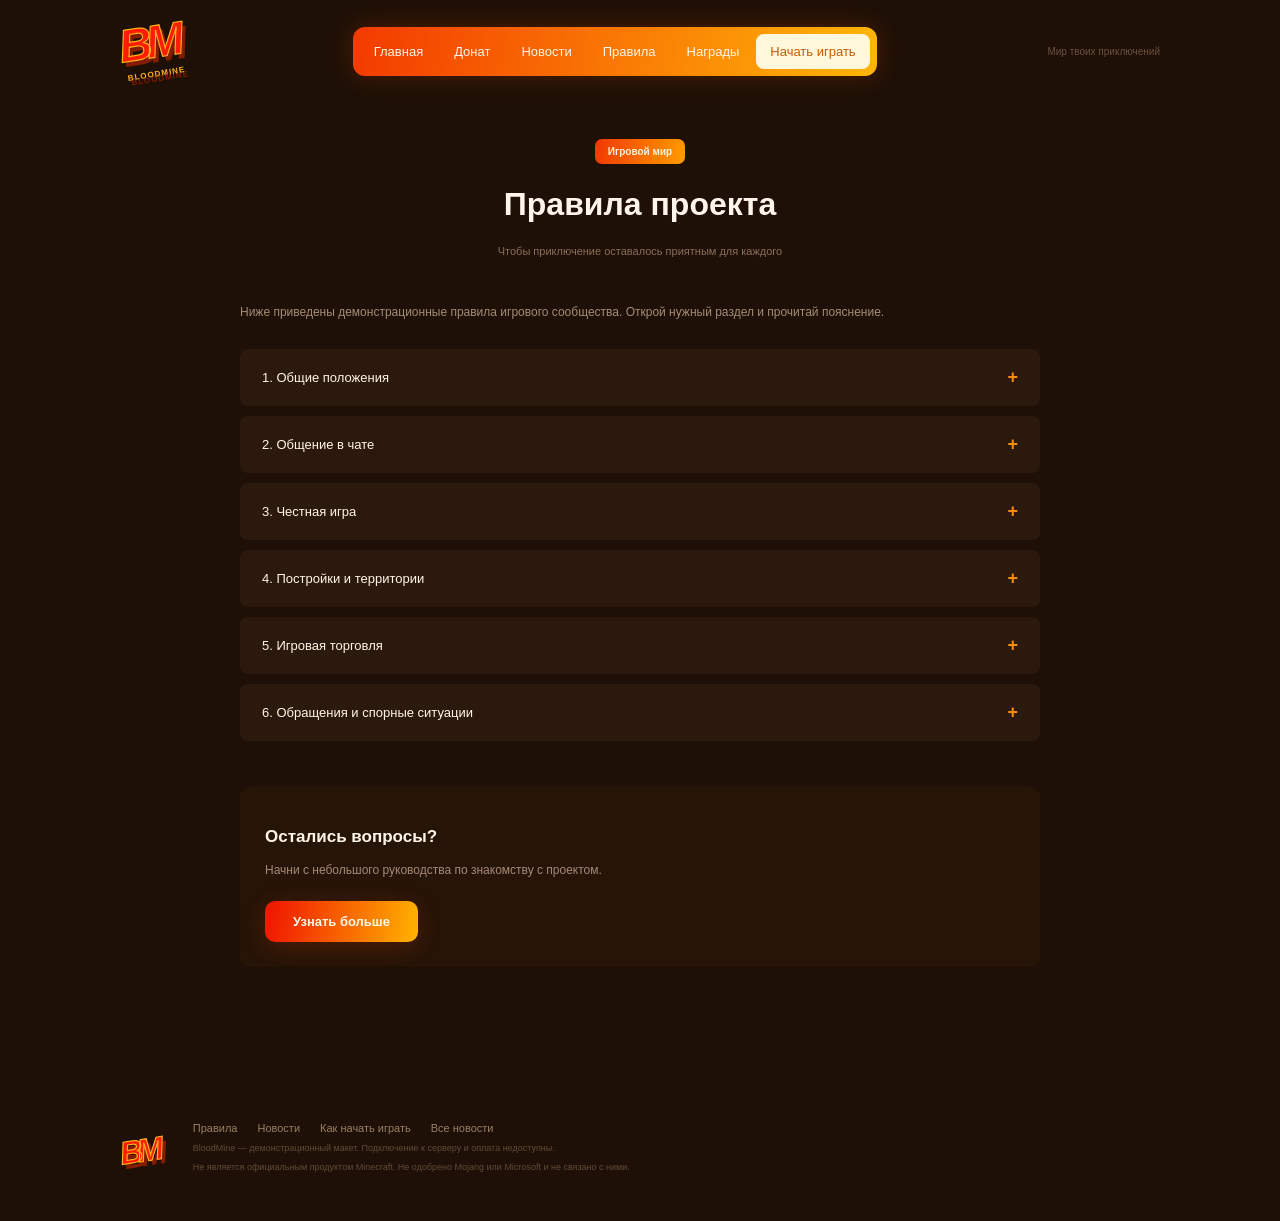
<file: rules.html>
<!DOCTYPE html>

<html lang="ru">
<head>
<meta content="width=device-width, initial-scale=1" name="viewport"/><meta charset="utf-8"/>
<title>Правила BloodMine — общение, постройки и честная игра</title>
<meta content="Правила сообщества BloodMine: общение в чате, честная игра, постройки, торговля и разбор спорных ситуаций." name="description"/>
<link href="assets/css/styles.css" rel="stylesheet"/>
</head>
<body>
<div class="header wrap">
<a class="logo" href="index.html">BM<span>BLOODMINE</span></a>
<div class="nav">
<a href="index.html">Главная</a><a href="index.html#shop">Донат</a><a href="news.html">Новости</a><a aria-current="page" href="rules.html">Правила</a><a href="rewards.html">Награды</a>
<a class="nav-light" href="how-to-play.html">Начать играть</a>
</div>
<div class="header-note">Мир твоих приключений</div>
</div>
<div class="wrap inner-page" role="main"><div class="section-title"><span class="pill">Игровой мир</span><h1>Правила проекта</h1><p>Чтобы приключение оставалось приятным для каждого</p></div><div class="rules-intro"><p>Ниже приведены демонстрационные правила игрового сообщества. Открой нужный раздел и прочитай пояснение.</p></div><div class="rules-list"><div class="rule"><button class="rule-heading" type="button"><span>1. Общие положения</span><b>+</b></button><div class="rule-content">Уважайте других участников. Перед началом игры ознакомьтесь с правилами и уточните непонятные пункты. Правила помогают сохранять понятные условия для всех. Незнание правил не освобождает от необходимости их соблюдать.</div></div>
<div class="rule"><button class="rule-heading" type="button"><span>2. Общение в чате</span><b>+</b></button><div class="rule-content">Не оскорбляйте собеседников, не засоряйте чат повторяющимися сообщениями и не публикуйте чужие личные сведения. Для разногласий используйте спокойное обсуждение. Сообщение должно быть понятно другим игрокам.</div></div>
<div class="rule"><button class="rule-heading" type="button"><span>3. Честная игра</span><b>+</b></button><div class="rule-content">Не используйте программы и изменения клиента, дающие запрещенное преимущество. Не пытайтесь обходить ограничения игры. Если заметили ошибку, опишите обстоятельства ее появления и не используйте ее против других игроков.</div></div>
<div class="rule"><button class="rule-heading" type="button"><span>4. Постройки и территории</span><b>+</b></button><div class="rule-content">Уважайте границы чужих построек. Перед совместным строительством договоритесь о доступе и обязанностях. Не выдавайте чужую работу за свою и не мешайте другим участникам развивать их территорию.</div></div>
<div class="rule"><button class="rule-heading" type="button"><span>5. Игровая торговля</span><b>+</b></button><div class="rule-content">Заранее обсуждайте условия обмена. Проверяйте предмет и количество до подтверждения договоренности. Не обманывайте других игроков и не обещайте то, что не можете передать.</div></div>
<div class="rule"><button class="rule-heading" type="button"><span>6. Обращения и спорные ситуации</span><b>+</b></button><div class="rule-content">Опишите, что произошло, когда это случилось и какие действия этому предшествовали. Сохраните снимки экрана. По одному короткому сообщению без контекста трудно понять обстоятельства ситуации.</div></div></div><div class="bottom-help"><h4>Остались вопросы?</h4><p>Начни с небольшого руководства по знакомству с проектом.</p><a class="orange" href="how-to-play.html">Узнать больше</a></div></div>
<div class="footer wrap">
<a class="logo small-logo" href="index.html">BM</a>
<div><div class="footer-links"><a href="rules.html">Правила</a><a href="news.html">Новости</a><a href="how-to-play.html">Как начать играть</a><a href="news.html">Все новости</a></div>
<p>BloodMine — демонстрационный макет. Подключение к серверу и оплата недоступны.</p>
<p>Не является официальным продуктом Minecraft. Не одобрено Mojang или Microsoft и не связано с ними.</p></div>
</div>
<div aria-hidden="true" class="overlay" id="dialog" role="presentation"><div aria-describedby="dialog-text" aria-labelledby="dialog-title" aria-modal="true" class="modal" role="dialog" tabindex="-1"><button aria-label="Закрыть окно" class="modal-close" type="button">×</button><div class="pill">BloodMine</div><h2 id="dialog-title">Информация</h2><p id="dialog-text"></p><button class="orange">Понятно</button></div></div>
<div class="toast" id="toast"></div>
<script defer="" src="assets/js/app.js"></script></body>
</html>
</file>
<file: assets/css/styles.css>
* {
    box-sizing: border-box;
}

html {
    scroll-behavior: smooth;
}

body {
    margin: 0;
    min-width: 0;
    color: #fff5e8;
    background: #1e1006;
    font-family: "Trebuchet MS", Arial, sans-serif;
    font-size: 14px;
}

a {
    color: inherit;
    text-decoration: none;
}

button {
    font-family: inherit;
    cursor: pointer;
    border: 0;
    color: white;
}

.wrap {
    width: min(1040px, calc(100% - 32px));
    margin: 0 auto;
}

.header {
    height: 102px;
    display: flex;
    align-items: center;
    justify-content: space-between;
}

.logo {
    display: inline-block;
    color: #ff1b04;
    font-family: Impact, "Arial Black", sans-serif;
    font-weight: 900;
    font-style: italic;
    font-size: 46px;
    line-height: .8;
    letter-spacing: -6px;
    transform: rotate(-9deg);
    -webkit-text-stroke: 1.2px #ffb11a;
    text-shadow: 3px 5px #851c00;
}

.logo span {
    display: block;
    font: bold 8px Arial;
    letter-spacing: 1px;
    margin: 9px 0 0 4px;
    -webkit-text-stroke: 0;
    color: #ffaf22;
}

.nav {
    display: flex;
    gap: 3px;
    align-items: center;
    padding: 7px;
    border-radius: 12px;
    background: linear-gradient(100deg,#f33a00,#ffb608);
    box-shadow: 0 0 24px #ff510039;
}

.nav a {
    font-size: 12px;
    padding: 10px 14px;
    border-radius: 8px;
}

.nav a:hover {
    background: #ffffff20;
}

.nav-light {
    background: #fff7db;
    color: #cb5a02;
}

.header-note {
    color: #6c523f;
    font-size: 10px;
}

.hero {
    height: 430px;
    position: relative;
    display: flex;
    align-items: center;
}

.hero-copy {
    width: 500px;
    position: relative;
    z-index: 1;
}

.eyebrow {
    text-transform: uppercase;
    color: #d79562;
    font-size: 10px;
    letter-spacing: 1.6px;
}

h2 {
    font-size: 32px;
    line-height: 1.08;
    margin: 18px 0;
    font-weight: 900;
}

.hero h2 {
    font-size: 40px;
    letter-spacing: -.8px;
}

.hero h2 span {
    color: #fff7e8;
}

.hero p {
    width: 390px;
    font-size: 13px;
    line-height: 1.6;
    color: #ae9584;
}

.hero-players {
    position: absolute;
    left: 448px;
    top: 8px;
    width: 610px;
    height: auto;
}

.orange {
    display: inline-block;
    text-align: center;
    padding: 13px 28px;
    background: linear-gradient(100deg,#f01a00 5%,#ffb400 100%);
    color: #fff7e8;
    border-radius: 10px;
    font-size: 13px;
    font-weight: bold;
    box-shadow: 0 5px 25px #e9410036;
}

.orange:hover {
    filter: brightness(1.1);
}

.hero-button {
    width: 345px;
    margin-top: 15px;
}

.hero-button span {
    margin-left: 100px;
}

.section-title {
    text-align: center;
    margin: 22px 0 35px;
}

.pill {
    display: inline-block;
    border-radius: 7px;
    background: linear-gradient(100deg,#f13702,#ff9d00);
    color: #fff1df;
    padding: 7px 13px;
    font-size: 10px;
    font-weight: bold;
}

.section-title h2 {
    margin: 14px 0 10px;
    font-size: 30px;
}

.section-title p {
    color: #8a6f5a;
    font-size: 11px;
}

.shop-section {
    padding-top: 8px;
}

.store {
    width: 918px;
    margin: auto;
    padding: 18px;
    border-radius: 20px;
    background: #180c04;
    box-shadow: 0 15px 30px #00000035;
}

.tabs {
    display: flex;
    gap: 7px;
    margin: 0 0 20px 187px;
}

.tab {
    padding: 8px 14px;
    font-size: 13px;
    cursor: pointer;
    color: #8a7464;
    border-radius: 7px;
}

.tab.active {
    background: linear-gradient(100deg,#f52300,#ff8900);
    color: #fff;
}

.store-body {
    display: flex;
    gap: 15px;
}

.store-preview {
    width: 170px;
    text-align: center;
    background: #120a04;
    border-radius: 12px;
    overflow: hidden;
}

h4 {
    margin: 16px 0;
    font-size: 17px;
}

.store-preview h4 {
    font-size: 15px;
}

.store-preview img {
    width: 175px;
    height: auto;
    margin-left: -4px;
}

.product-column {
    width: 258px;
}

.column-heading {
    background: linear-gradient(100deg,#f52b00,#ff9000);
    padding: 10px;
    border-radius: 8px;
    text-align: center;
    font-size: 12px;
    font-weight: bold;
    margin-bottom: 10px;
}

.column-heading.secondary {
    background: #2b170b;
}

.product-row {
    display: flex;
    justify-content: space-between;
    padding: 10px 12px;
    margin: 5px 0;
    background: #2b190d;
    border-radius: 6px;
    font-size: 12px;
    cursor: pointer;
}

.product-row.chosen {
    background: #6a3f22;
}

.product-row:hover {
    background: #77401b;
}

.product-price {
    color: #baa28b;
    font-size: 11px;
}

.description-column {
    width: 398px;
    padding: 0 5px 18px 4px;
    background: #210f05;
    border-radius: 10px;
}

.description-column h4 {
    margin: 25px 20px 12px;
    font-size: 17px;
}

.description-column ul {
    padding: 0 22px 0 38px;
    color: #b8a28d;
    font-size: 12px;
    line-height: 2;
    min-height: 125px;
}

.description-column li span {
    color: #ff9e0b;
}

.term-label {
    font-size: 10px;
    color: #775e4b;
    margin: 15px 20px 8px;
}

.terms {
    display: flex;
    gap: 10px;
    font-size: 10px;
    margin: 0 20px 17px;
    color: #826953;
}

.terms span {
    padding: 7px 10px;
    border-radius: 5px;
    cursor: pointer;
}

.terms .selected {
    background: #ef780a;
    color: #fff;
}

.description-column .orange {
    display: block;
    margin: 0 20px;
    width: 350px;
}

.fineprint {
    color: #5c402c;
    font-size: 9px;
    text-align: center;
    margin: 12px 0 0;
}

.news-section {
    padding-top: 70px;
}

.news-grid {
    display: grid;
    grid-template-columns: repeat(3,1fr);
    gap: 20px;
    margin-top: 38px;
}

.news-card {
    background: #28160c;
    border-radius: 12px;
    overflow: hidden;
}

.news-card img {
    width: 100%;
    display: block;
}

.news-copy {
    padding: 20px;
}

.news-copy h4 {
    font-size: 18px;
}

.news-copy p {
    color: #9c8270;
    font-size: 12px;
    line-height: 1.7;
}

.news-copy a,.text-link {
    display: inline-block;
    font-size: 12px;
    color: #ff920d;
    margin-top: 10px;
}

.text-link {
    display: block;
    width: max-content;
    margin: 28px auto;
}

.about {
    margin-top: 65px;
    padding: 25px 30px;
    background: #241207;
    border-radius: 14px;
}

.about p {
    color: #765c46;
    font-size: 11px;
    line-height: 1.7;
}

.about a {
    color: #e68d22;
    font-size: 11px;
}

.footer {
    display: flex;
    gap: 35px;
    padding: 55px 0 40px;
    align-items: center;
}

.small-logo {
    font-size: 32px;
}

.footer-links {
    display: flex;
    gap: 20px;
    font-size: 11px;
    color: #9a7f64;
}

.footer p {
    color: #614a38;
    font-size: 9px;
    margin: 9px 0;
}

.inner-page {
    padding: 15px 50px 55px;
    min-height: 760px;
}

.inner-page .section-title {
    margin-bottom: 45px;
}

.rules-intro {
    color: #a58b76;
    font-size: 12px;
    margin: auto auto 25px;
    width: 800px;
    line-height: 1.8;
}

.rules-list {
    width: 800px;
    margin: auto;
}

.rule {
    margin: 10px 0;
    border-radius: 8px;
    overflow: hidden;
    background: #2c190d;
}

.rule-heading {
    display: flex;
    justify-content: space-between;
    padding: 18px 22px;
    font-size: 13px;
    cursor: pointer;
}

.rule-heading b {
    color: #ff8b0b;
    font-size: 18px;
}

.rule-content {
    display: none;
    padding: 8px 22px 25px;
    font-size: 12px;
    color: #aa8b74;
    line-height: 1.9;
}

.rule.open .rule-content {
    display: block;
}

.bottom-help {
    width: 800px;
    margin: 45px auto;
    padding: 25px;
    background: #261407;
    border-radius: 12px;
}

.bottom-help p {
    font-size: 12px;
    color: #a58b76;
}

.bottom-help .orange {
    margin-top: 12px;
}

.rewards-grid {
    display: grid;
    grid-template-columns: repeat(3,1fr);
    gap: 18px;
}

.reward-card {
    padding: 22px;
    text-align: center;
    border-radius: 12px;
    background: linear-gradient(145deg,#d75519,#f29339);
    position: relative;
}

.reward-number {
    position: absolute;
    top: 18px;
    left: 18px;
    font-size: 11px;
    color: #ffd3a3;
}

.reward-card img {
    display: block;
    width: 160px;
    margin: auto;
}

.reward-card h4 {
    margin: 3px 0 10px;
}

.reward-card p {
    font-size: 11px;
    color: #6d3219;
    min-height: 30px;
}

.reward-card .orange {
    width: 100%;
    padding: 10px;
}

.reward-banner {
    display: flex;
    gap: 35px;
    padding: 20px 65px;
    margin-top: 45px;
    background: #2b170b;
    border-radius: 15px;
    align-items: center;
}

.reward-banner img {
    width: 140px;
}

.reward-banner p {
    color: #9f816c;
    font-size: 12px;
}

.reward-banner a {
    color: #f99922;
    font-size: 12px;
}

.guide-layout {
    display: flex;
    gap: 50px;
}

.guide-steps {
    width: 600px;
}

.guide-step {
    margin-bottom: 16px;
    padding: 20px 25px;
    background: #2b180c;
    border-radius: 12px;
}

.guide-step>span {
    color: #ff8908;
    font-size: 11px;
}

.guide-step h4 {
    margin: 10px 0;
}

.guide-step p {
    font-size: 12px;
    color: #a88c76;
    line-height: 1.8;
}

.guide-step a {
    color: #ff9517;
    font-size: 12px;
}

.guide-player {
    width: 250px;
    height: 375px;
    margin-top: 35px;
}

.guide-note {
    padding: 25px;
    background: #2d180a;
    border-radius: 12px;
    margin: 30px 0;
}

.guide-note p {
    color: #ba9c81;
    font-size: 12px;
    line-height: 1.8;
}

.guide-note .orange {
    margin-top: 12px;
}

.faq {
    margin-top: 45px;
}

.news-wide {
    margin-top: 40px;
    display: flex;
    align-items: center;
    gap: 40px;
    background: #291509;
    padding: 15px 35px;
    border-radius: 16px;
}

.news-wide img {
    width: 360px;
}

.news-wide p {
    color: #a88b72;
    font-size: 12px;
    line-height: 1.8;
}

.news-wide a {
    color: #ff9823;
    font-size: 12px;
}

.article-page {
    width: 850px;
    padding: 30px 0;
}

.breadcrumbs {
    color: #886c54;
    font-size: 11px;
    margin: 0 0 35px;
}

.article-page h2 {
    font-size: 38px;
    margin: 20px 0;
}

.article-meta {
    color: #71553f;
    font-size: 10px;
}

.article-cover {
    width: 850px;
    border-radius: 12px;
    margin-top: 20px;
}

.article-body {
    width: 730px;
    margin: 30px auto;
    font-size: 14px;
    line-height: 1.9;
    color: #b99d85;
}

.article-body h4 {
    color: #fff1df;
    font-size: 22px;
    margin-top: 32px;
}

.article-body img {
    width: 730px;
    margin: 20px 0;
}

.article-bottom {
    display: flex;
    justify-content: space-between;
    color: #f8961e;
    font-size: 12px;
}

.overlay {
    position: fixed;
    inset: 0;
    background: #000b;
    z-index: 30;
    display: none;
    align-items: center;
    justify-content: center;
}

.overlay.visible {
    display: flex;
}

.modal {
    width: 470px;
    padding: 40px;
    border-radius: 15px;
    background: #2b180c;
    position: relative;
    box-shadow: 0 15px 60px #000a;
}

.modal h2 {
    font-size: 26px;
}

.modal p {
    color: #bba087;
    font-size: 13px;
    line-height: 1.8;
}

.modal-close {
    position: absolute;
    right: 20px;
    top: 15px;
    cursor: pointer;
    color: #a78261;
    font-size: 24px;
}

.modal .orange {
    width: 100%;
    margin-top: 20px;
}

.toast {
    position: fixed;
    bottom: 25px;
    left: 45%;
    background: #b64a09;
    padding: 14px 30px;
    border-radius: 8px;
    display: none;
}

.hero-players {
    height: 410px;
    top: 8px;
}

.hero-players img {
    position: absolute;
    width: auto;
}

.hero-back {
    left: -5px;
    top: 55px;
    height: 340px;
}

.hero-front {
    left: 285px;
    top: 0;
    height: 400px;
}

.news-wide>img {
    width: 300px;
    max-height: 300px;
    object-fit: contain;
}

/* Удобство клавиатурного ввода и адаптивность: 390 / 768 / 1280 px. */
:focus-visible {outline:3px solid #ffd26f;outline-offset:3px}
[hidden]{display:none !important}
img{max-width:100%;height:auto}
button{font:inherit}
body{font-size:16px;overflow-wrap:break-word}
.header{min-height:102px;height:auto;gap:18px;padding-top:18px;padding-bottom:18px}
.nav{flex-wrap:wrap;justify-content:center}
.nav a{font-size:13px}
.hero h1{font-size:40px;line-height:1.1;margin:18px 0}
.section-title h1{font-size:32px;line-height:1.2}
.article-page h1{font-size:38px;line-height:1.2}
.hero-copy,.hero p{max-width:100%}
.store{max-width:100%}
.product-column{flex:0 0 258px;min-width:0}
.description-column{flex:1;min-width:0}
.store-preview{flex:0 0 170px}
.description-column .orange{width:calc(100% - 40px)}
.tab,.terms button{border:0;background:transparent;white-space:nowrap}
.terms .selected{background:#ef780a}
.product-row{display:flex;width:100%;border:0;text-align:left;color:#fff5e8;gap:10px;align-items:center}
.product-row span:first-child{text-align:left}
.product-row .product-price{white-space:nowrap}
.term-hint{margin:4px 20px 8px;color:#ba9c81;font-size:12px;line-height:1.4}
.rule-heading{width:100%;text-align:left;border:0;color:#fff5e8;background:transparent;align-items:center}
.modal-close{border:0;background:transparent}
.dialog-open{overflow:hidden}
.modal{max-width:calc(100vw - 30px);max-height:calc(100dvh - 30px);overflow-y:auto}
.news-card img{aspect-ratio:840/521;object-fit:cover}
.rules-list,.rules-intro,.bottom-help{max-width:100%}
.guide-player{object-fit:contain}
.article-body img{width:100%;height:auto}
.news-wide>img{object-fit:contain;flex-shrink:1}
.footer-links{flex-wrap:wrap}
@media(max-width:1100px){
  .header-note{display:none}
  .hero-players{left:44%;width:56%;height:390px}
  .hero-front{left:43%;height:360px}
  .hero-back{left:0;height:295px}
  .hero-copy{width:52%}
  .hero h1{font-size:clamp(28px,4vw,40px)}
  .hero p{width:auto}
  .store{width:100%}
  .tabs{margin-left:0}
  .inner-page{padding:20px 20px 45px}
  .article-page{width:min(850px,calc(100% - 32px))}
  .rules-intro,.rules-list,.bottom-help{width:100%}
  .guide-steps{min-width:0;flex:1}
}
@media(max-width:800px){
  .header{justify-content:center}
  .nav{width:100%;justify-content:center}
  .hero{min-height:360px;height:auto}
  .hero-copy{width:54%}
  .hero-players{top:45px;left:50%;width:50%;height:315px;pointer-events:none}
  .hero-back{height:240px}
  .hero-front{height:310px;left:36%}
  .hero-button{max-width:100%}
  .hero-button span{margin-left:12px}
  .store-body{flex-wrap:wrap}
  .store-preview{flex:1 1 25%;min-width:160px}
  .product-column{flex:1 1 42%}
  .description-column{flex:1 1 100%;padding:12px}
  .tabs{flex-wrap:wrap}
  .news-grid,.rewards-grid{grid-template-columns:repeat(2,minmax(0,1fr))}
  .news-wide{gap:15px}
  .news-wide img{width:40%}
  .guide-layout{gap:20px}
  .guide-player{width:29%;height:auto}
  .reward-banner{padding:20px}
}
@media(max-width:600px){
  .wrap{width:calc(100% - 28px)}
  .header{padding-top:15px;gap:16px}
  .logo{font-size:42px}
  .nav{gap:3px;padding:6px}
  .nav a{font-size:12px;padding:10px 8px}
  .hero{padding:24px 0 260px;display:block}
  .hero-copy{width:100%}
  .hero h1{font-size:32px;letter-spacing:-.3px}
  .hero h1 br{display:none}
  .hero p{font-size:15px;line-height:1.6}
  .hero-button{width:100%;font-size:15px}
  .hero-players{left:50%;transform:translateX(-50%);width:290px;top:auto;bottom:0;height:250px}
  .hero-back{height:218px;left:0;top:25px}
  .hero-front{height:245px;left:140px;top:0}
  .section-title{margin:26px 0}
  .section-title h1,.section-title h2{font-size:27px}
  .section-title p{font-size:14px}
  .shop-section{padding-top:0}
  .store{padding:12px;border-radius:12px}
  .tabs{justify-content:center;gap:4px;margin-bottom:12px}
  .tab{font-size:12px;padding:10px}
  .store-body{display:flex;flex-direction:column}
  .store-preview,.product-column,.description-column{width:100%;flex:auto}
  .store-preview img{max-height:190px;width:auto;object-fit:contain;margin:0 auto}
  .description-column .orange{max-width:none}
  .product-row{font-size:14px;padding:12px}
  .product-price{font-size:12px}
  .news-section{padding-top:38px}
  .news-grid,.rewards-grid{grid-template-columns:1fr;gap:16px}
  .news-card img{max-height:230px}
  .news-copy p,.news-copy a{font-size:14px}
  .about{padding:20px;margin-top:40px}
  .about p{font-size:14px}
  .footer{flex-direction:column;align-items:flex-start;gap:20px;padding:35px 0}
  .footer-links{gap:12px;line-height:1.5}
  .footer p{font-size:11px;line-height:1.6}
  .inner-page{padding:15px 0 35px;min-height:auto}
  .rules-intro,.rule-content,.guide-step p{font-size:14px}
  .rule-heading{font-size:15px;padding:16px}
  .reward-banner{padding:15px;gap:14px}
  .reward-banner img{width:90px}
  .guide-layout{flex-direction:column}
  .guide-steps{width:100%}
  .guide-player{width:150px;margin:0 auto;max-height:210px}
  .guide-note{margin:20px 0}
  .news-wide{flex-direction:column;align-items:stretch;padding:15px}
  .news-wide img{width:80%;max-height:210px;margin:auto}
  .article-page{width:calc(100% - 28px);padding:12px 0}
  .article-page h1{font-size:28px}
  .article-body{font-size:15px;line-height:1.7}
  .article-cover{width:100%;height:auto}
  .modal{padding:32px 20px 22px}
  .modal h2{font-size:22px}
}
@media(prefers-reduced-motion:reduce){html{scroll-behavior:auto};*,*::before,*::after{animation-duration:.01ms !important;transition-duration:.01ms !important}}
/* Исправление сетки статьи и переносов заголовка после контрольных снимков. */
.article-body{width:min(730px,100%)}
.article-cover{max-width:100%;height:auto}
.article-body h2{color:#fff1df;font-size:23px;line-height:1.3;margin-top:32px}
@media(max-width:600px){
 .hero h1{font-size:30px;line-height:1.15}
 .hero h1 br{display:initial}
 .article-bottom{flex-wrap:wrap;gap:12px}
}
</file>
